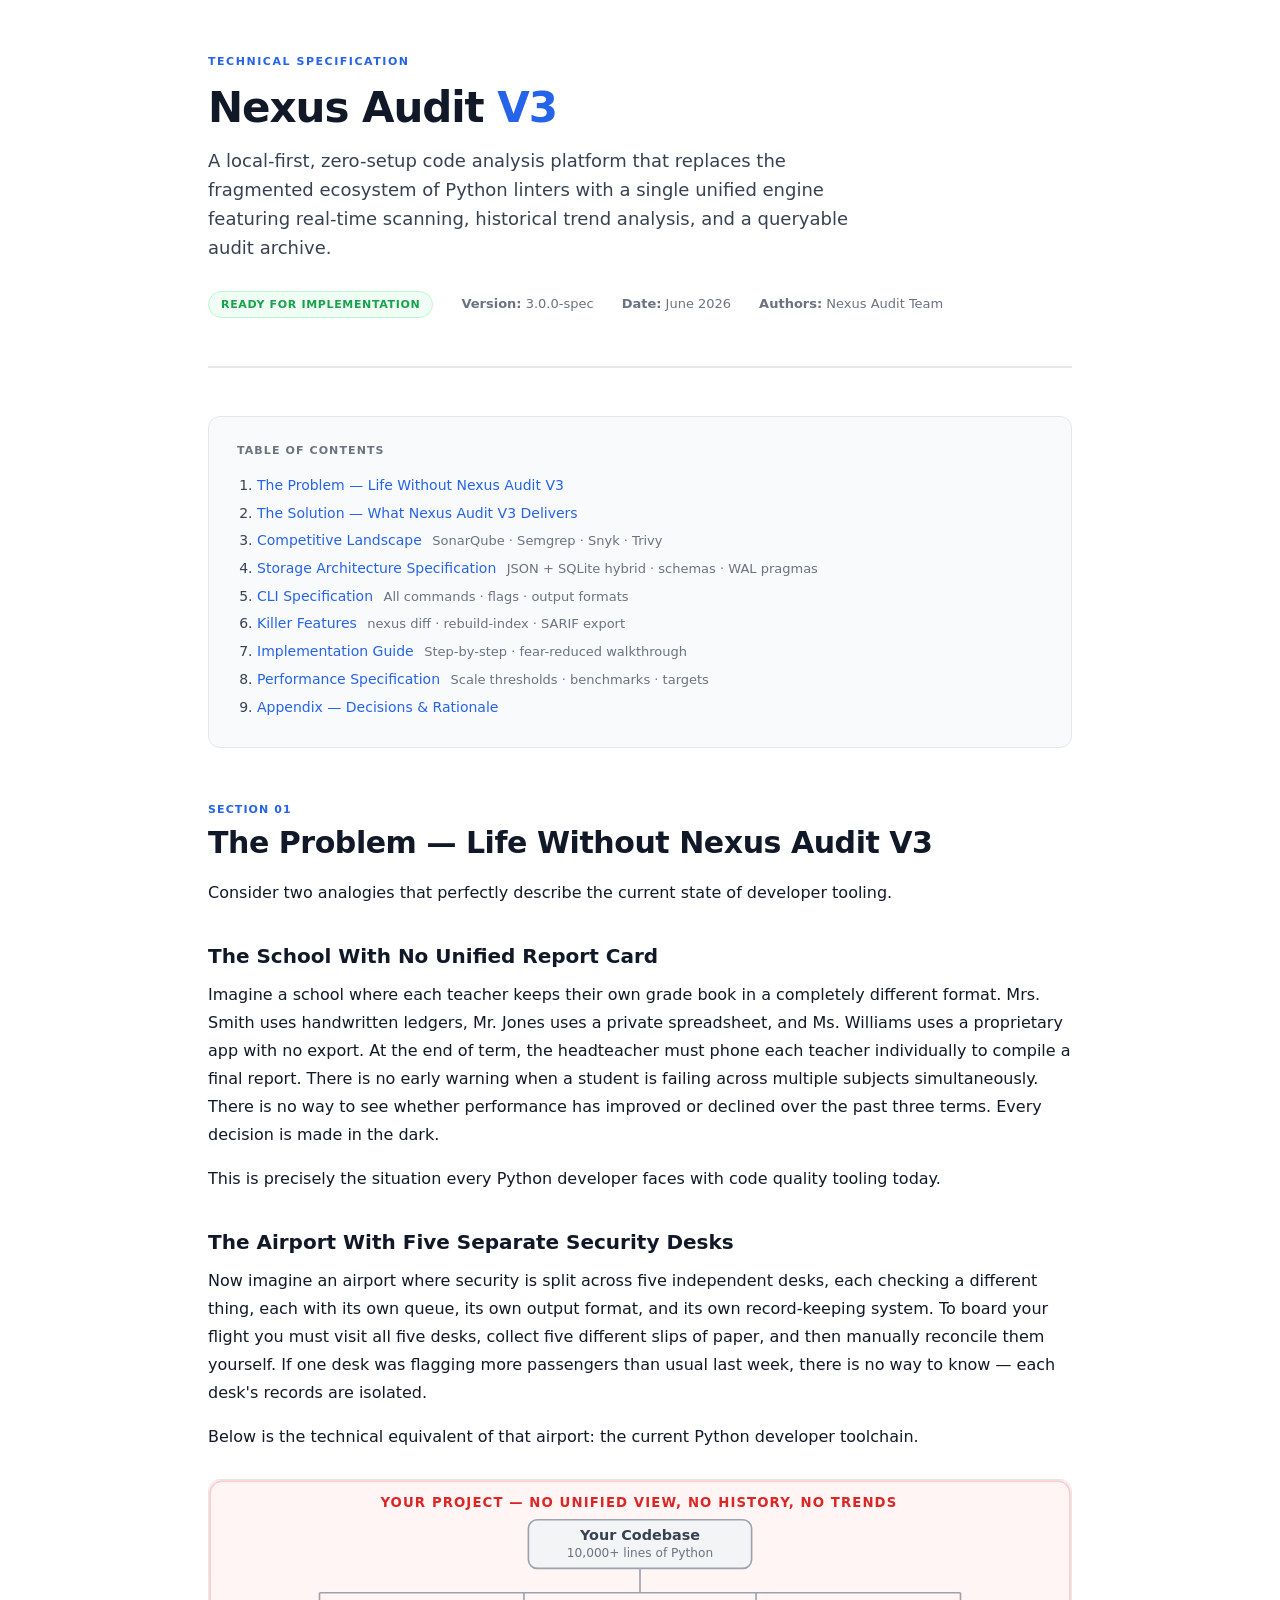
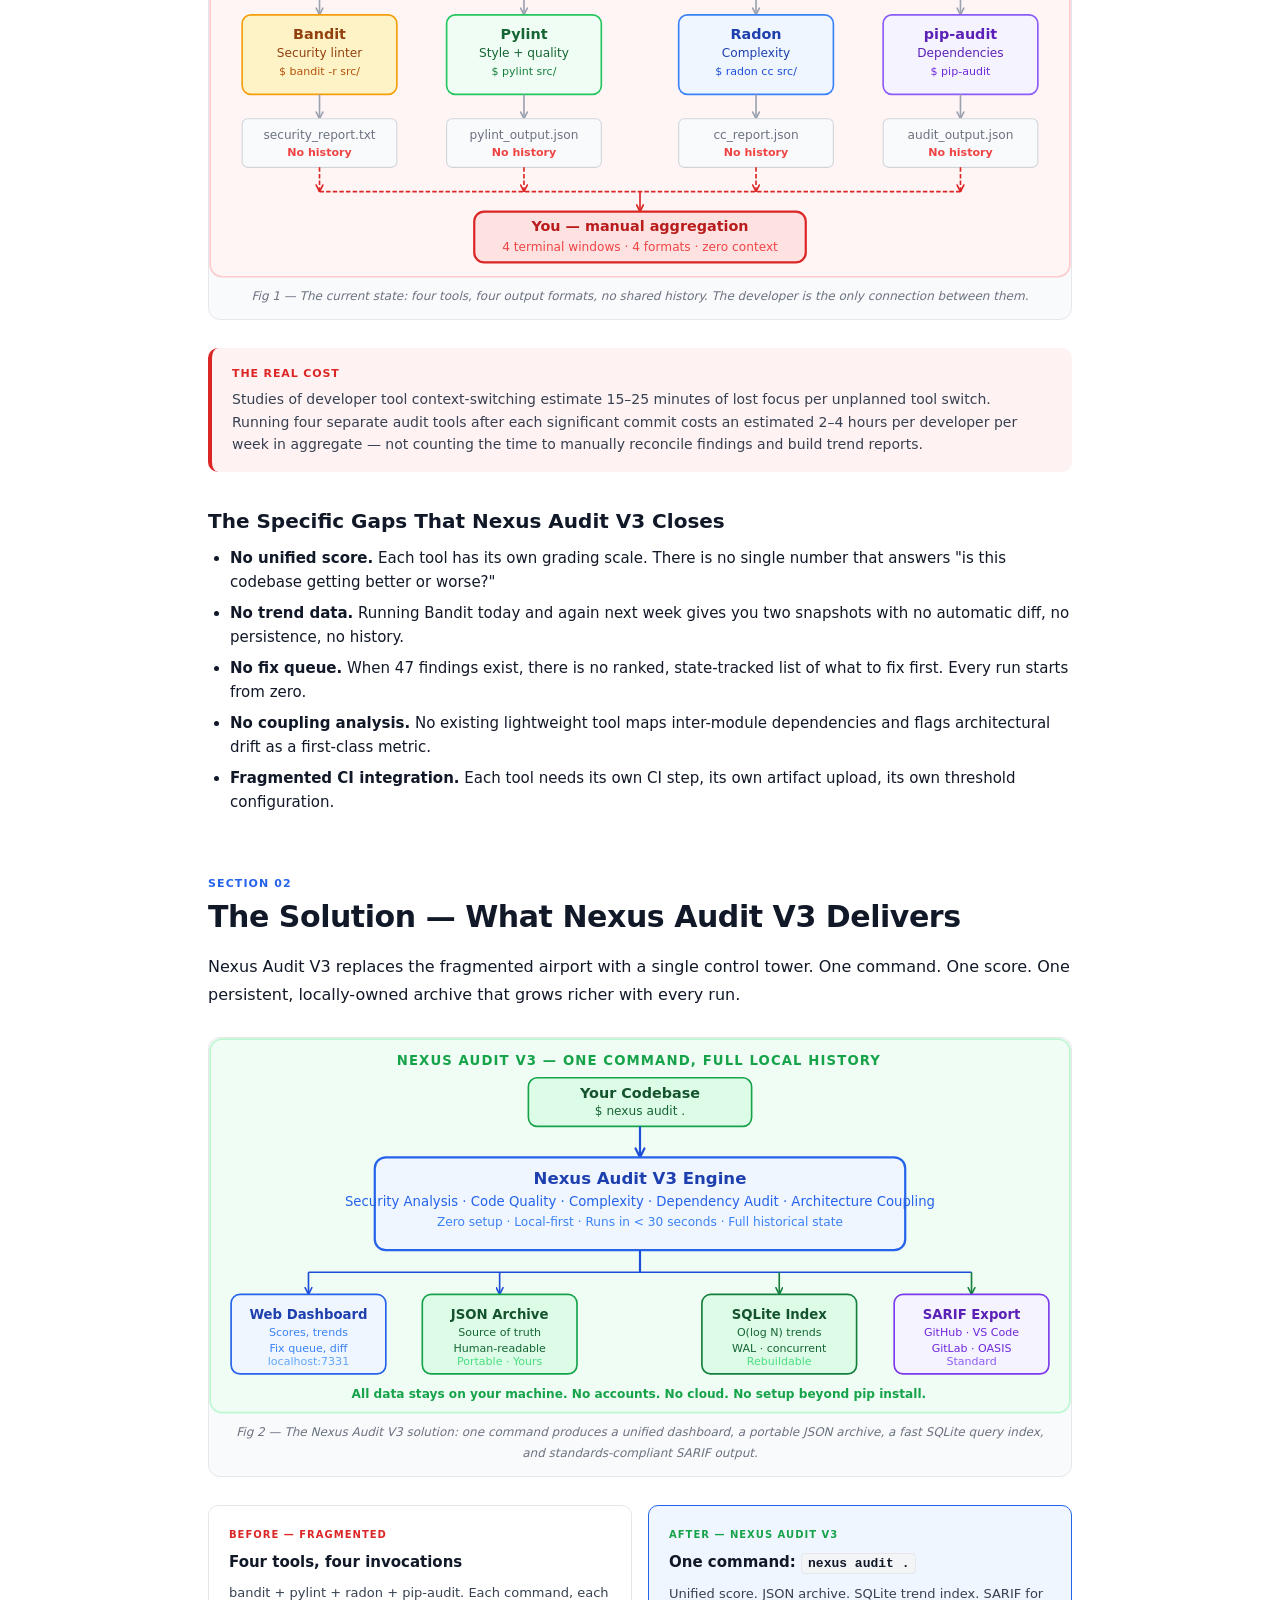
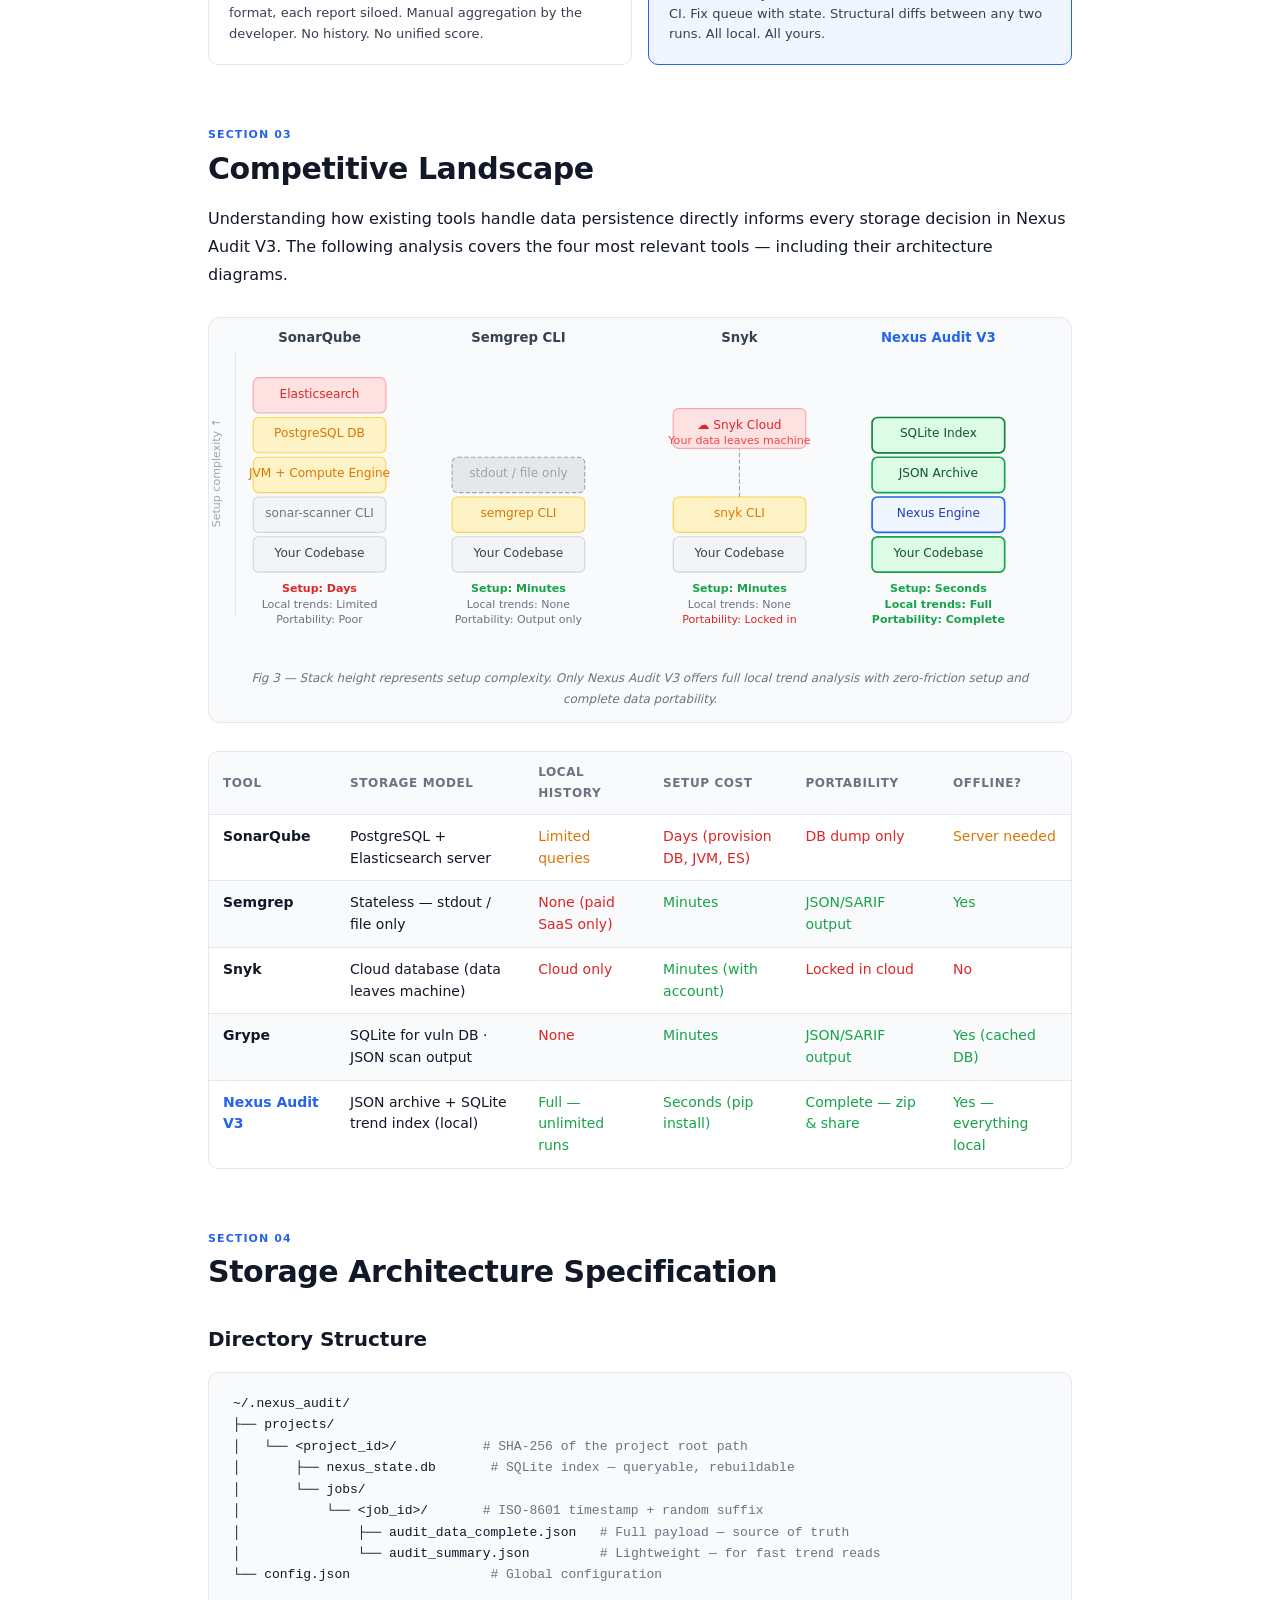
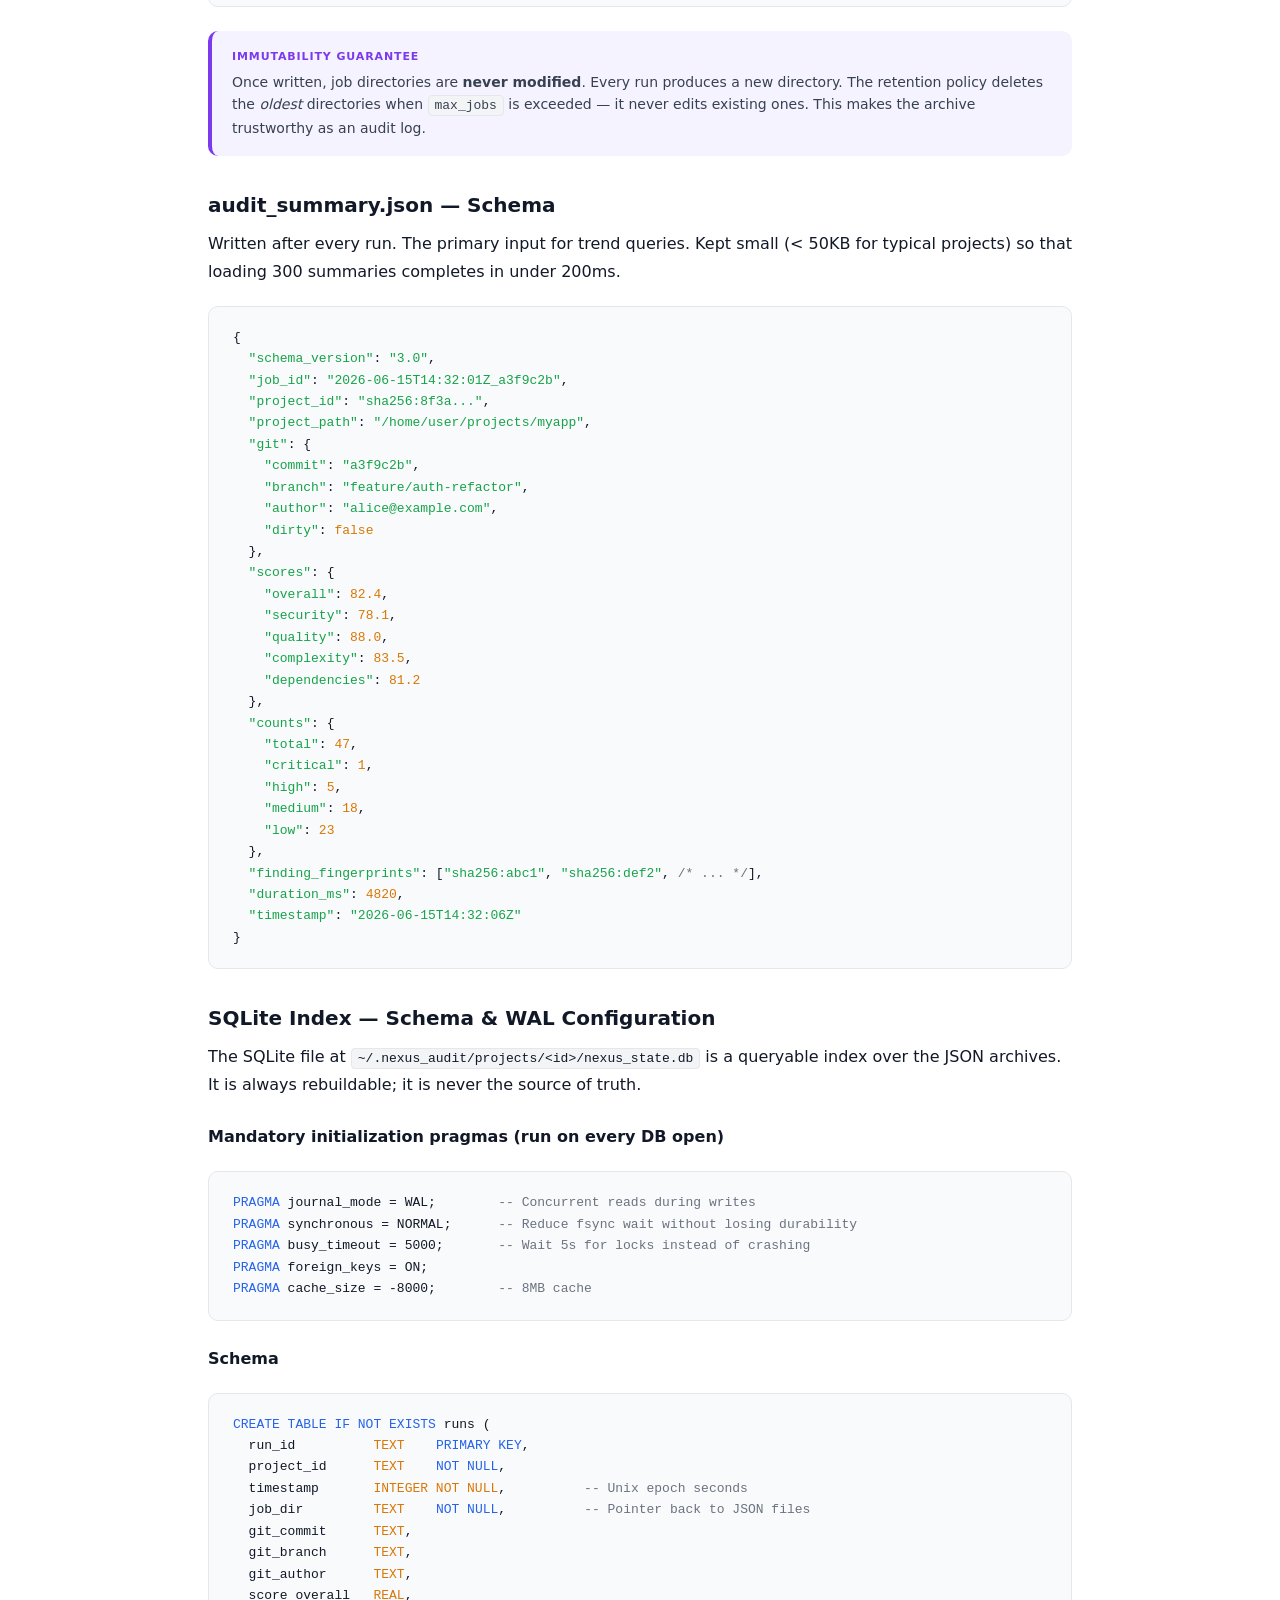
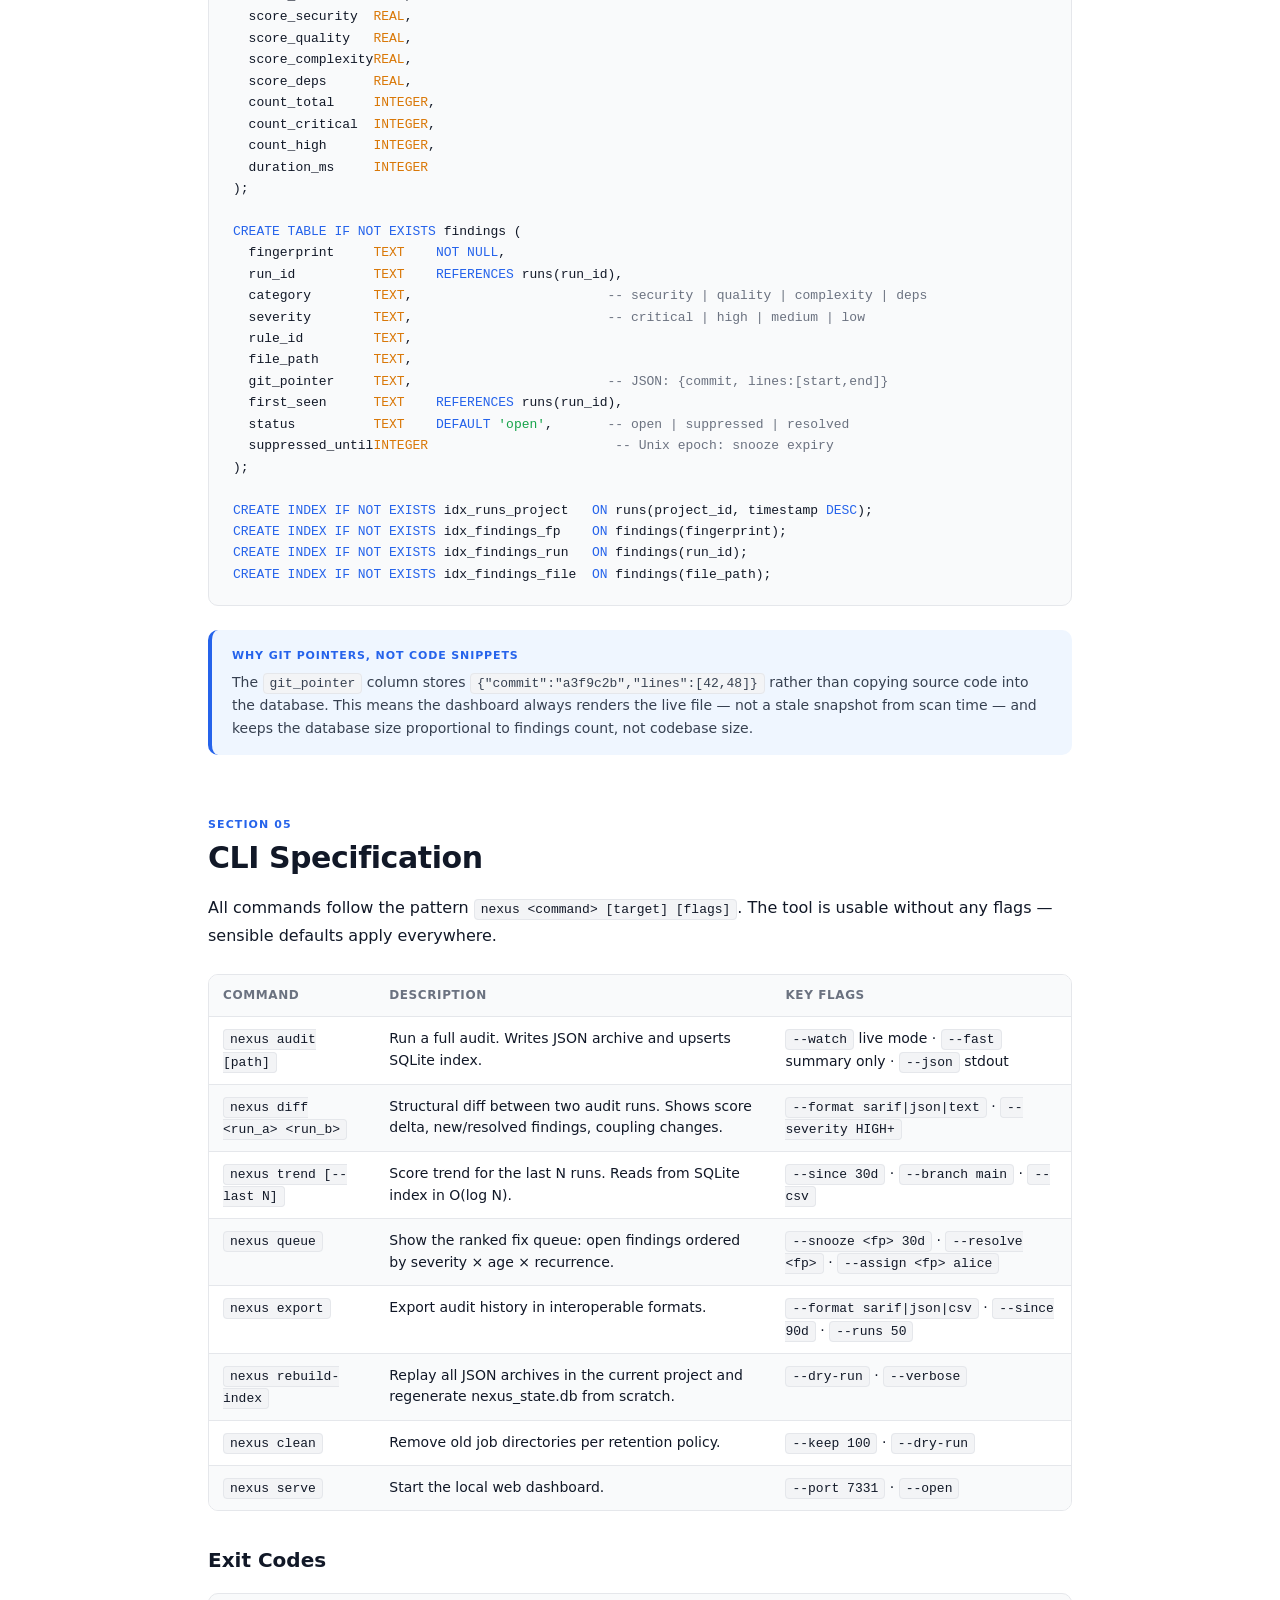
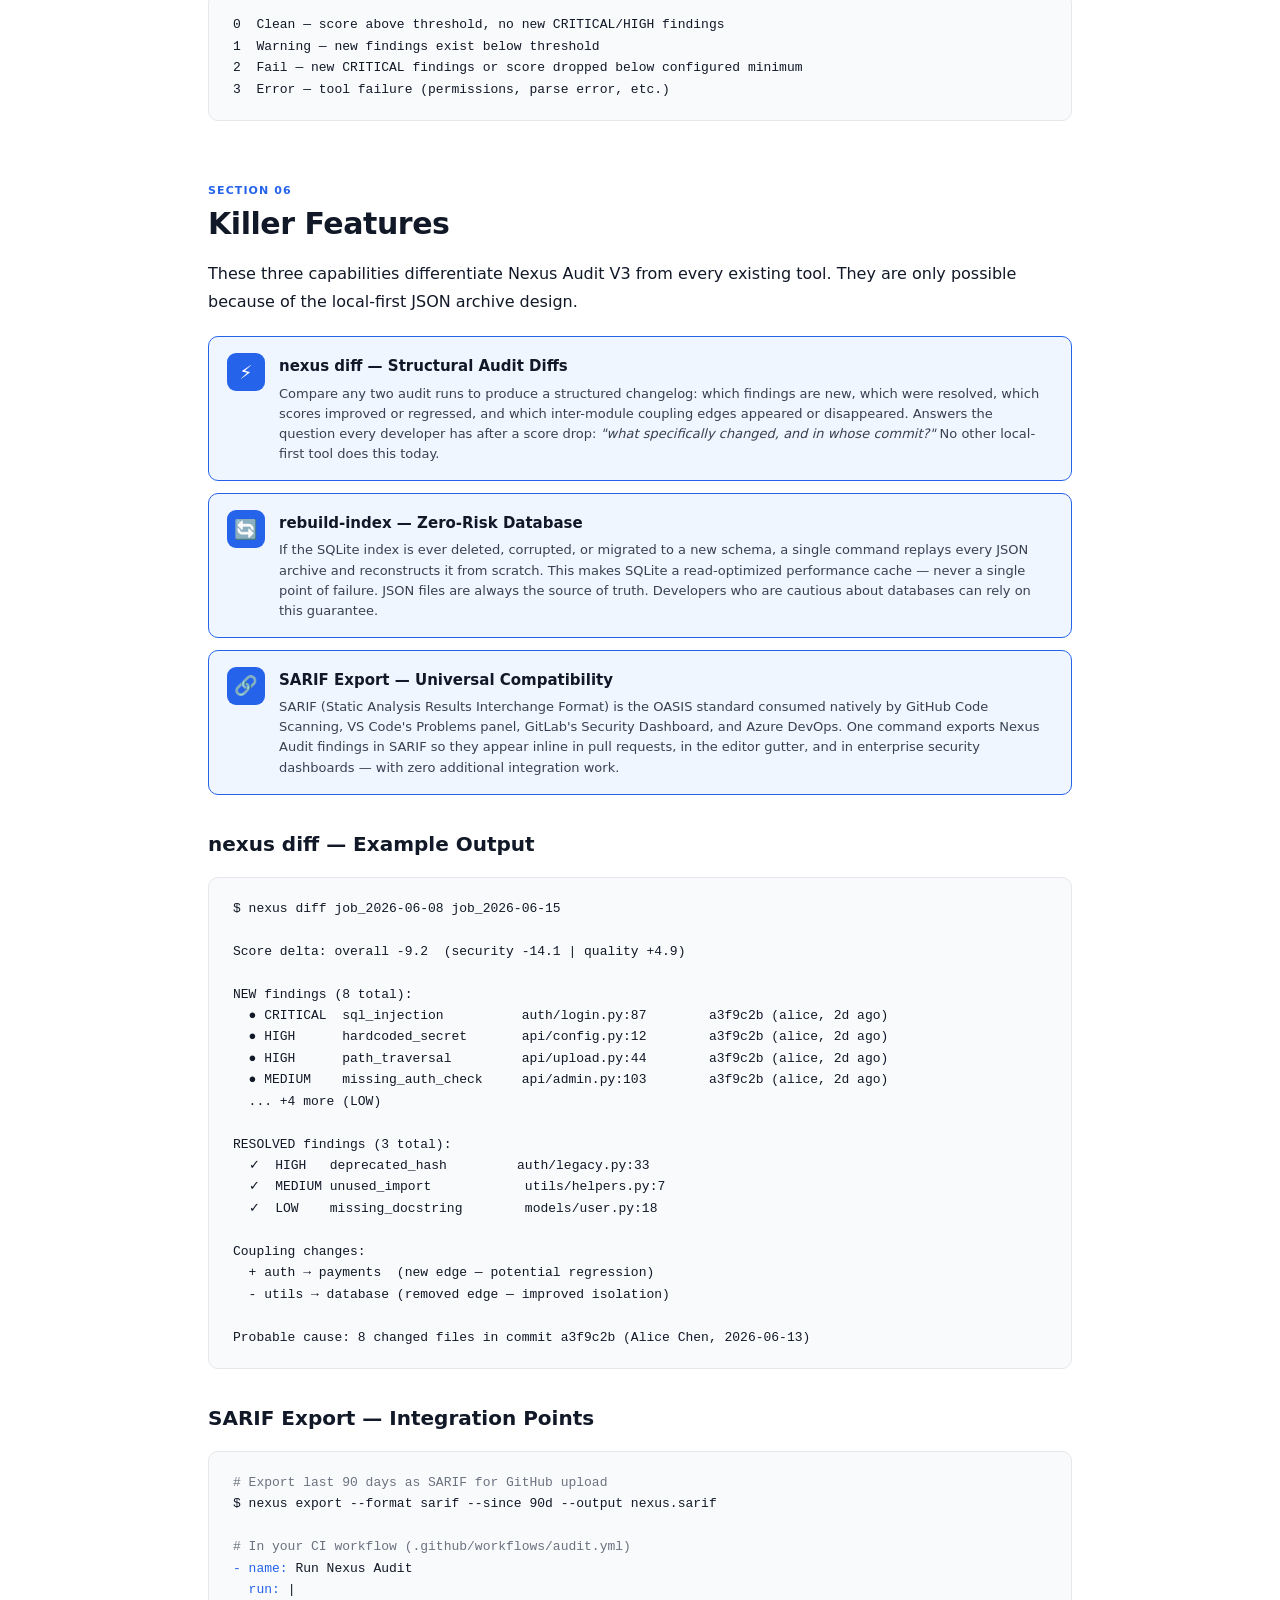
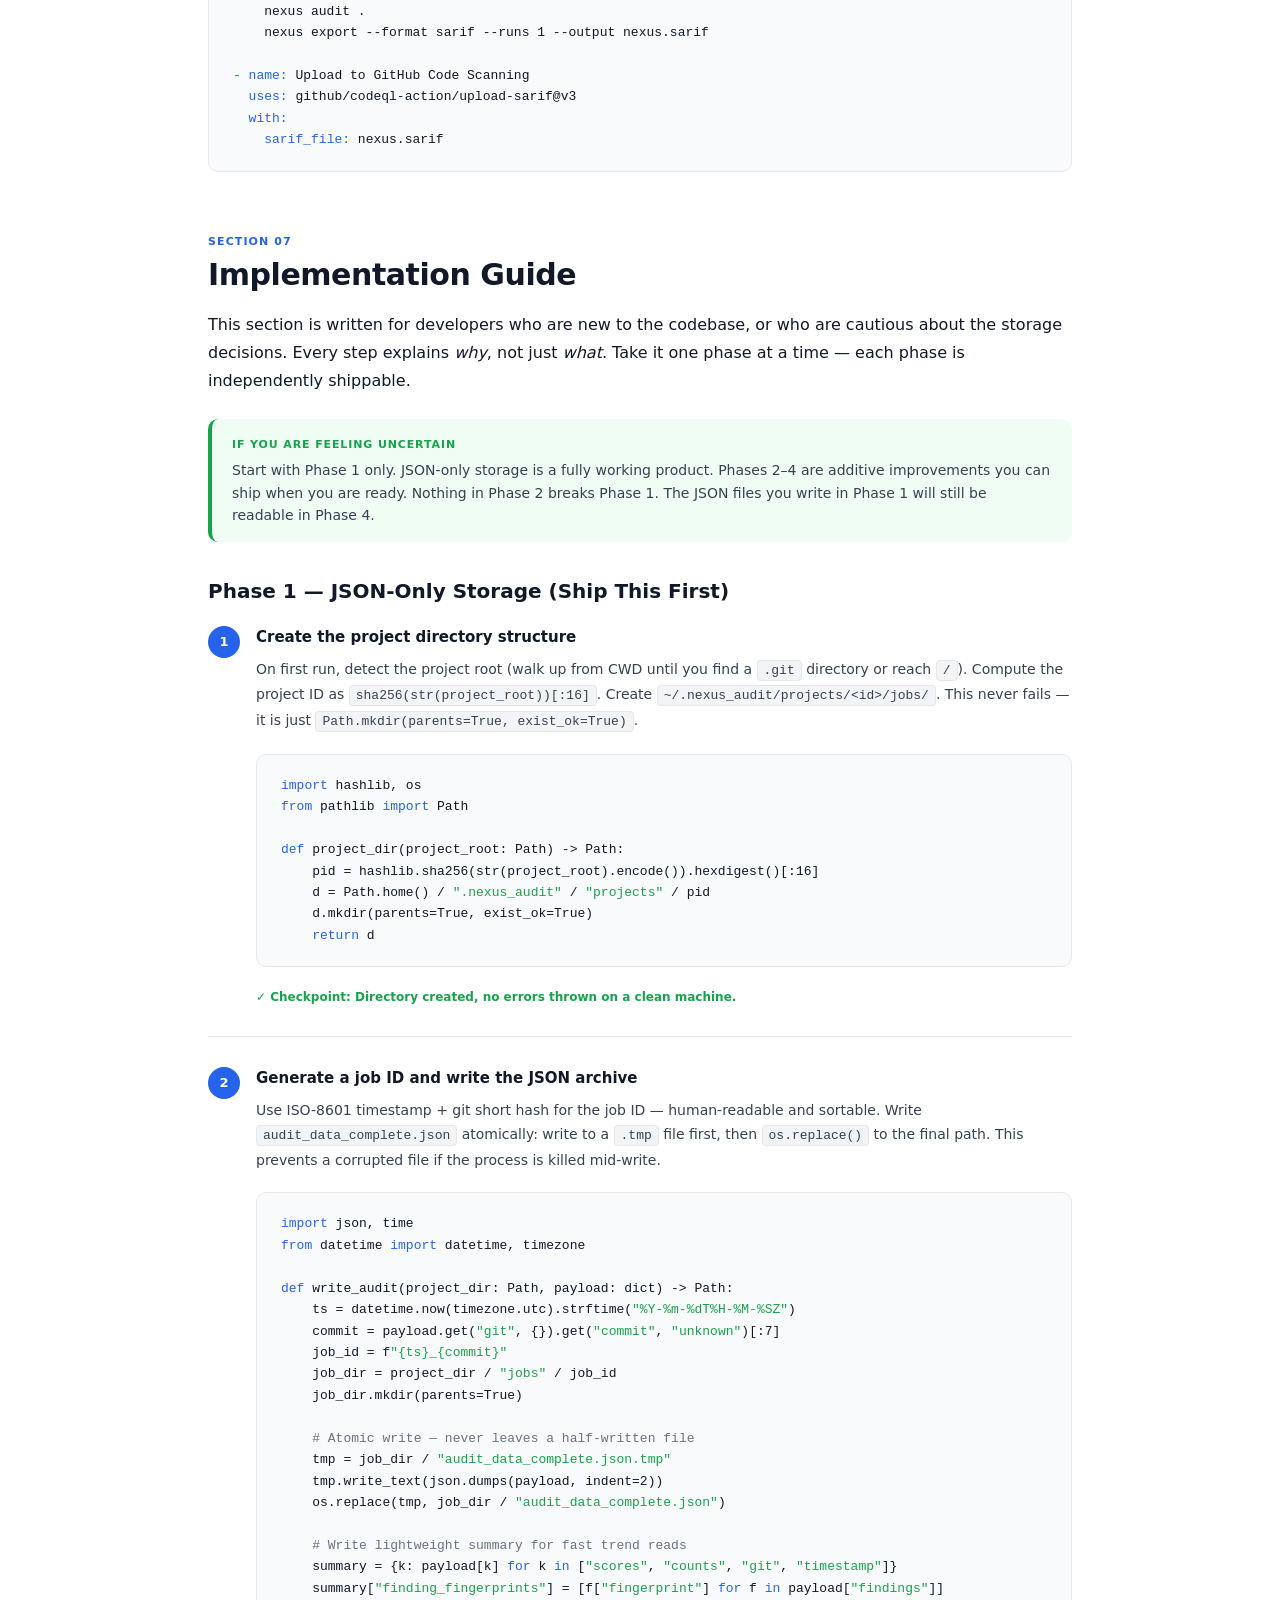
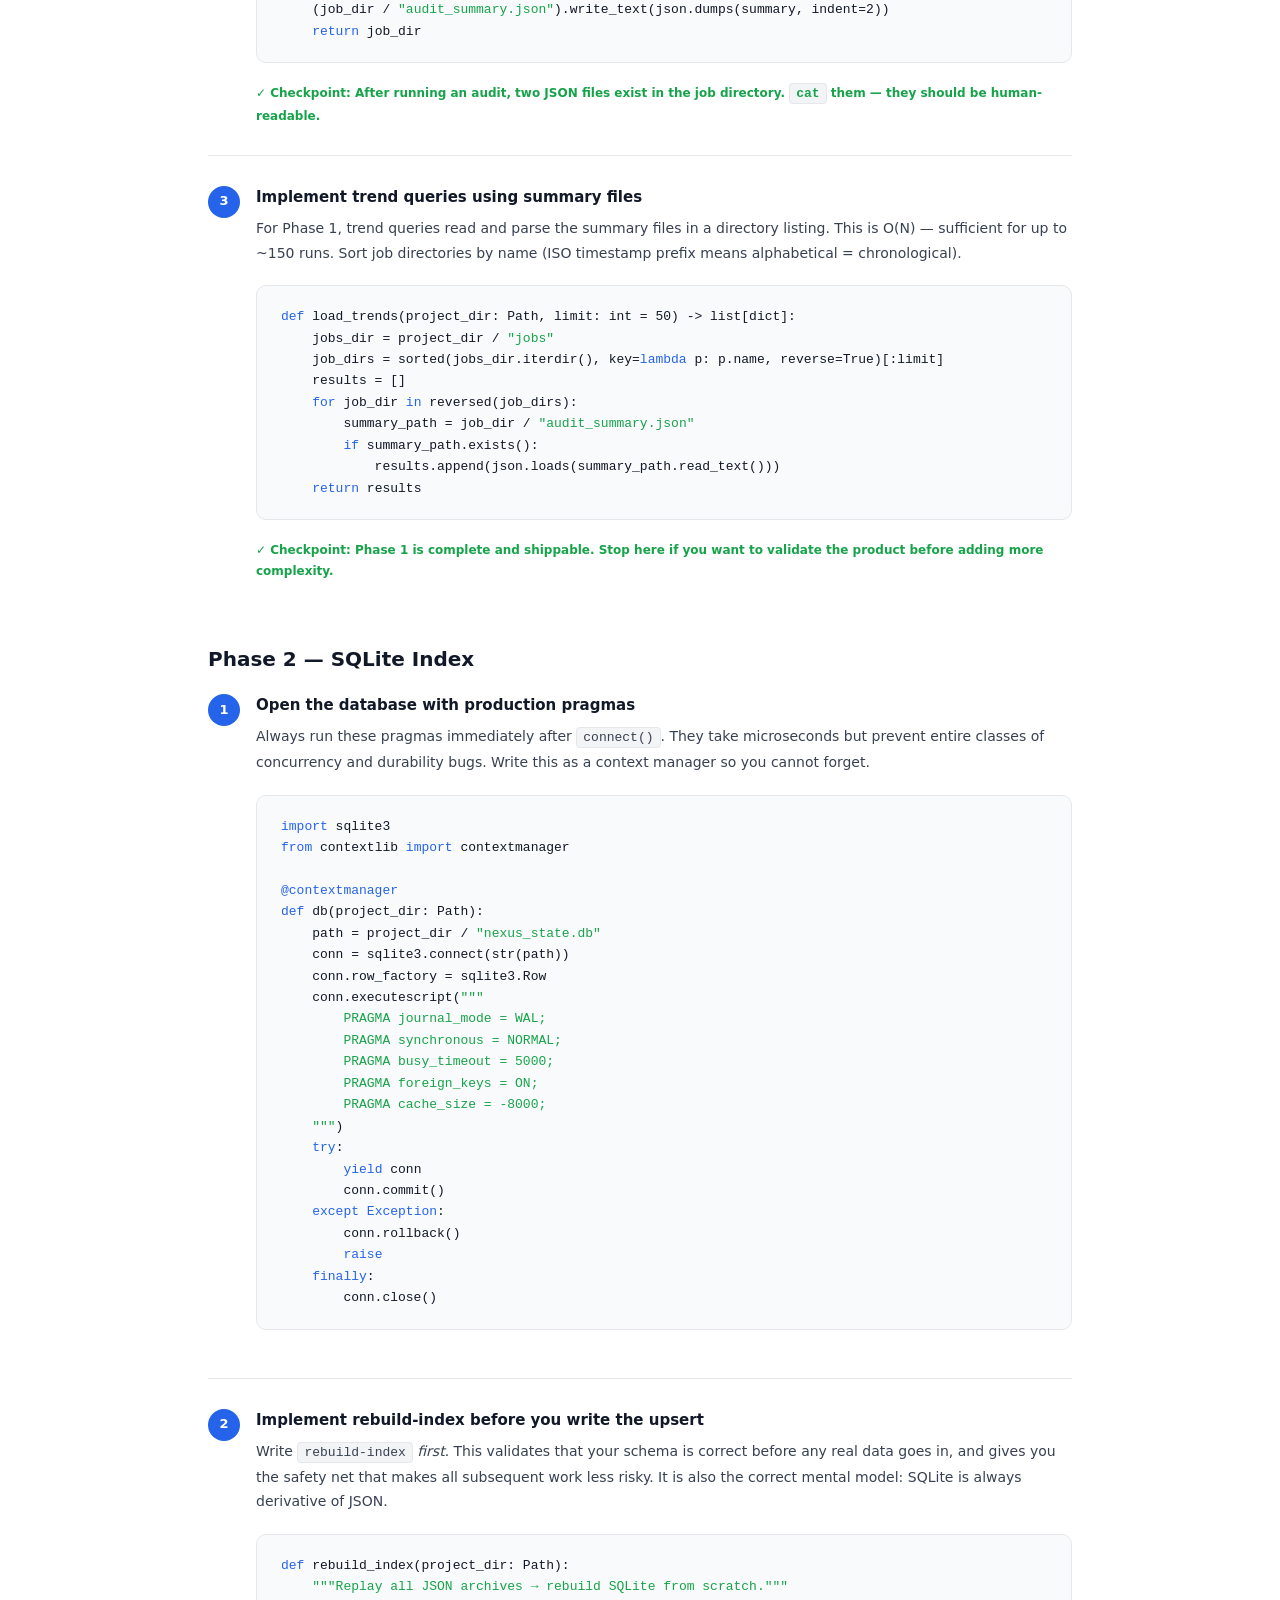
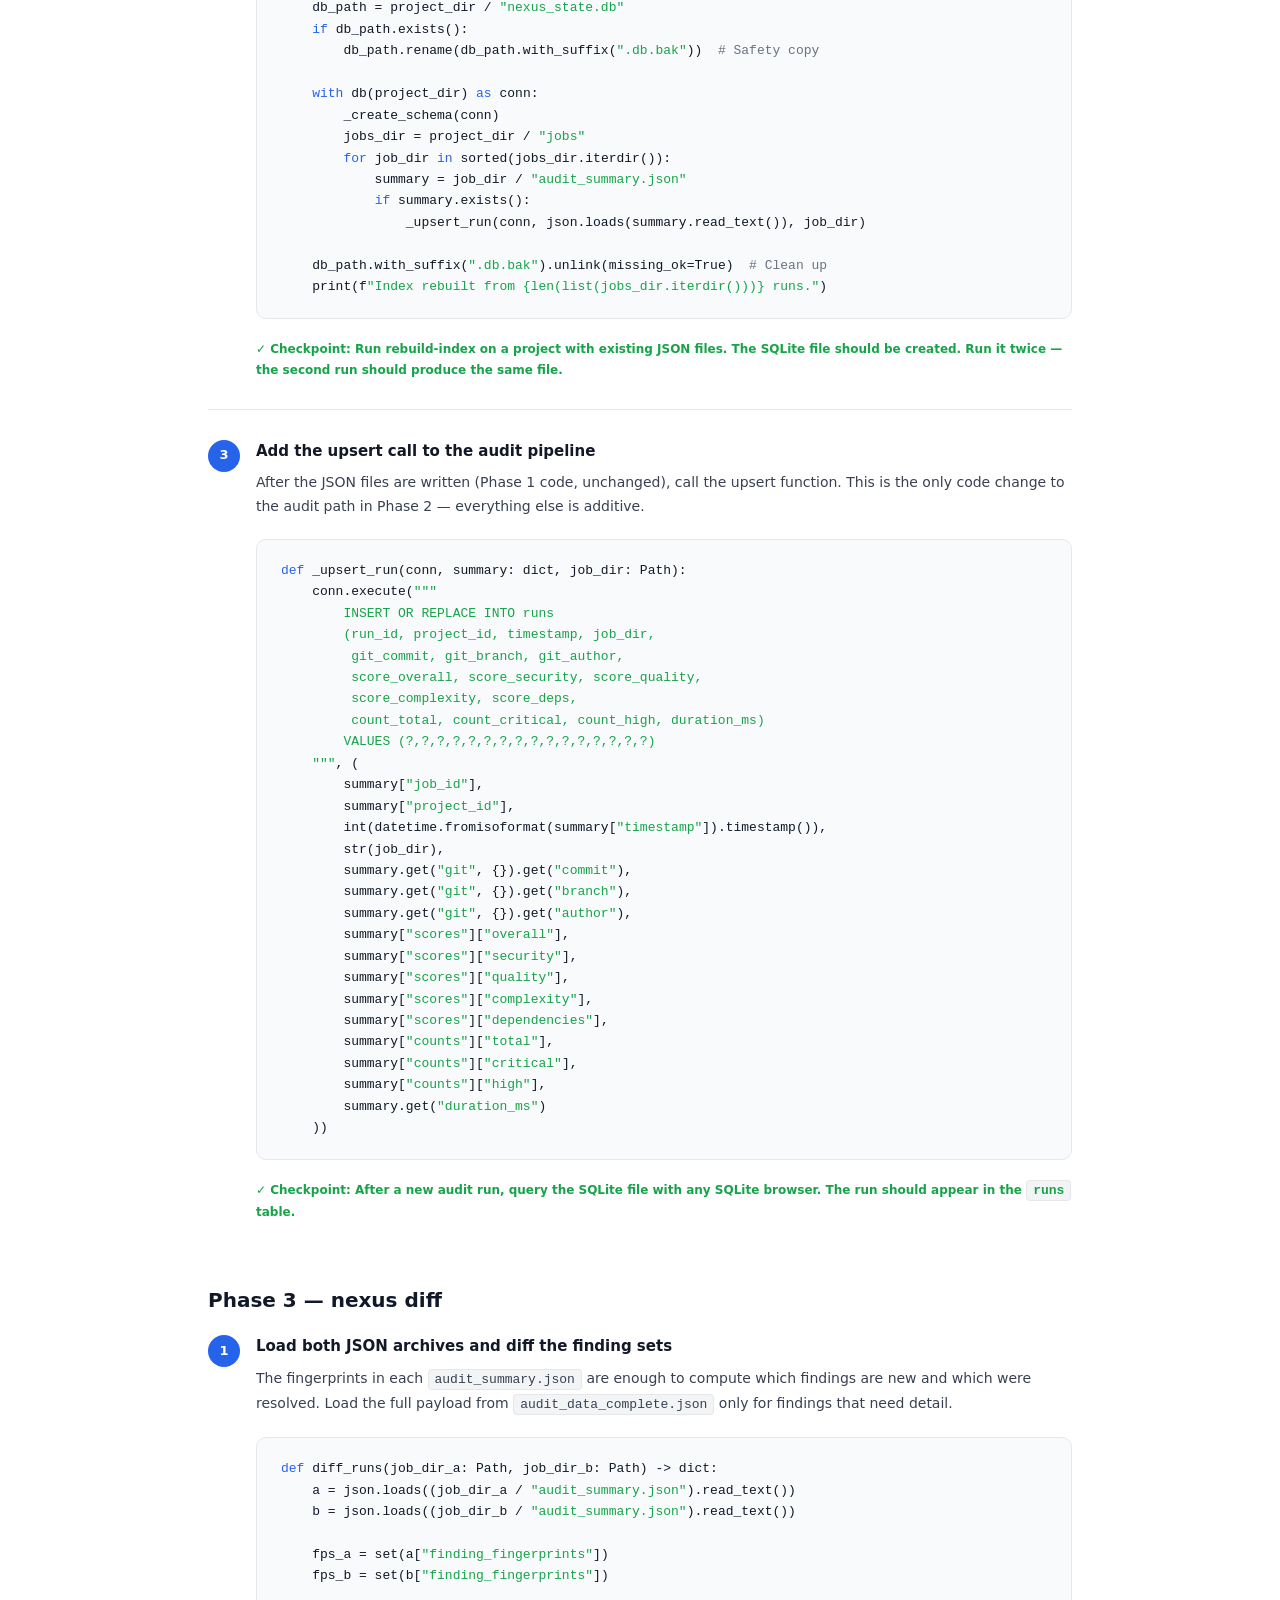
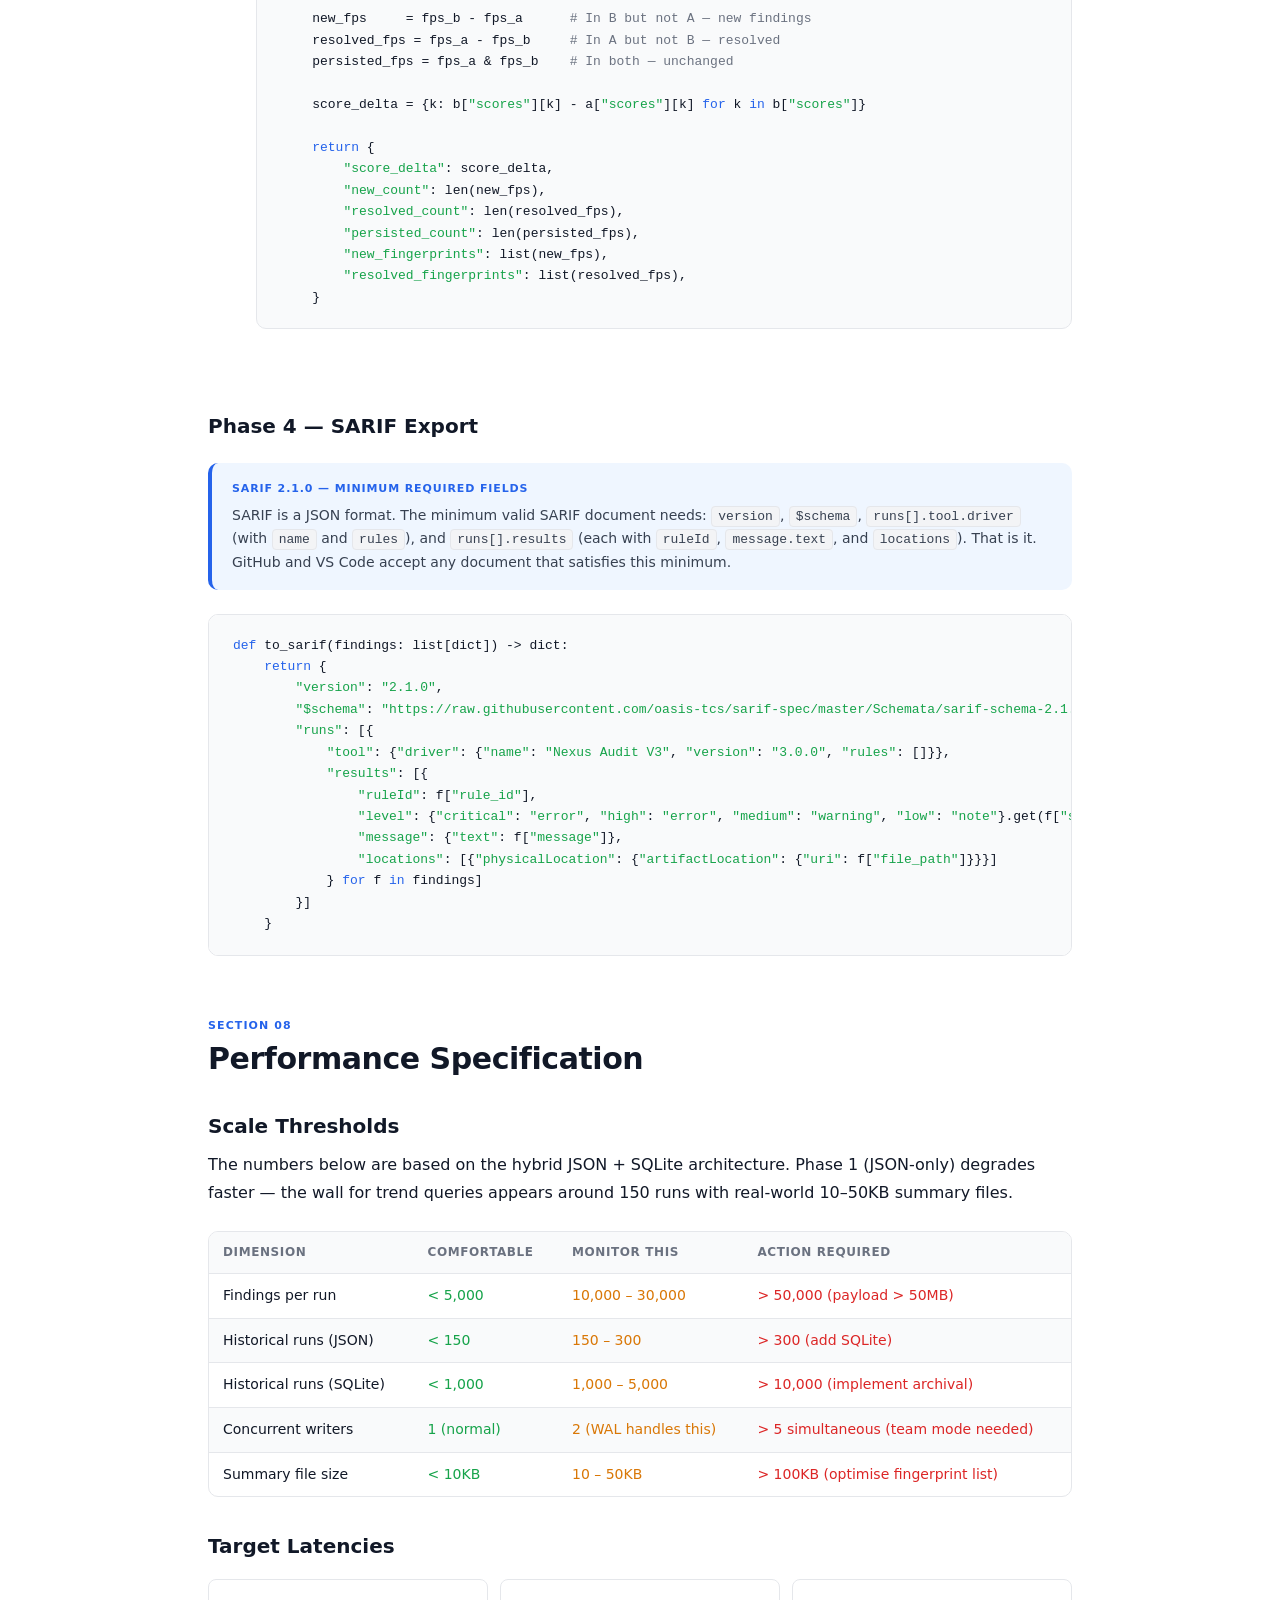
<file: SPCES/STORAGE/nexus_audit_v3_specification.html>
<!DOCTYPE html>
<html lang="en">
<head>
<meta charset="UTF-8">
<meta name="viewport" content="width=device-width,initial-scale=1">
<title>Nexus Audit V3 — Technical Specification</title>
<style>
*,*::before,*::after{box-sizing:border-box;margin:0;padding:0}
:root{
  --ink:#111827;--ink2:#374151;--ink3:#6B7280;
  --bg:#ffffff;--bg2:#F9FAFB;--bg3:#F3F4F6;
  --brd:#E5E7EB;--brd2:#D1D5DB;
  --blue:#2563EB;--blue-lt:#EFF6FF;--blue-brd:#BFDBFE;
  --green:#16A34A;--green-lt:#F0FDF4;--green-brd:#BBF7D0;
  --amber:#D97706;--amber-lt:#FFFBEB;--amber-brd:#FDE68A;
  --red:#DC2626;--red-lt:#FEF2F2;--red-brd:#FECACA;
  --purple:#7C3AED;--purple-lt:#F5F3FF;--purple-brd:#DDD6FE;
  --teal:#0D9488;--teal-lt:#F0FDFA;--teal-brd:#99F6E4;
  --font:-apple-system,BlinkMacSystemFont,'Segoe UI',system-ui,sans-serif;
  --mono:'SF Mono','Cascadia Code','Fira Code','Consolas',monospace
}
@media(prefers-color-scheme:dark){:root{
  --ink:#F9FAFB;--ink2:#D1D5DB;--ink3:#9CA3AF;
  --bg:#0F172A;--bg2:#1E293B;--bg3:#334155;
  --brd:#334155;--brd2:#475569;
  --blue:#60A5FA;--blue-lt:#1E3A5F;--blue-brd:#1D4ED8;
  --green:#4ADE80;--green-lt:#14532D;--green-brd:#166534;
  --amber:#FCD34D;--amber-lt:#451A03;--amber-brd:#78350F;
  --red:#F87171;--red-lt:#450A0A;--red-brd:#7F1D1D;
  --purple:#C4B5FD;--purple-lt:#2E1065;--purple-brd:#4C1D95;
  --teal:#5EEAD4;--teal-lt:#042F2E;--teal-brd:#134E4A
}}
body{font-family:var(--font);font-size:16px;line-height:1.75;color:var(--ink);background:var(--bg)}
.wrap{max-width:920px;margin:0 auto;padding:52px 28px 100px}

/* ── Cover ── */
.cover{padding-bottom:48px;margin-bottom:48px;border-bottom:2px solid var(--brd)}
.cover-eyebrow{font-size:11px;font-weight:700;letter-spacing:.14em;text-transform:uppercase;color:var(--blue);margin-bottom:14px}
.cover h1{font-size:42px;font-weight:800;letter-spacing:-.025em;line-height:1.1;margin-bottom:16px}
.cover h1 em{font-style:normal;color:var(--blue)}
.cover-lead{font-size:18px;color:var(--ink2);max-width:640px;line-height:1.6;margin-bottom:28px}
.cover-meta{display:flex;gap:28px;flex-wrap:wrap;font-size:13px;color:var(--ink3);align-items:center}
.badge{display:inline-flex;align-items:center;font-size:11px;font-weight:700;padding:3px 12px;border-radius:20px;letter-spacing:.06em;text-transform:uppercase;border:1.5px solid}
.badge-ready{background:var(--green-lt);color:var(--green);border-color:var(--green-brd)}
.badge-review{background:var(--amber-lt);color:var(--amber);border-color:var(--amber-brd)}

/* ── TOC ── */
.toc{background:var(--bg2);border:1px solid var(--brd);border-radius:12px;padding:24px 28px;margin-bottom:52px}
.toc-label{font-size:11px;font-weight:700;letter-spacing:.1em;text-transform:uppercase;color:var(--ink3);margin-bottom:14px}
.toc ol{padding-left:20px;margin:0}
.toc li{margin-bottom:5px;font-size:14px;color:var(--ink2)}
.toc a{color:var(--blue);text-decoration:none}
.toc a:hover{text-decoration:underline}
.toc-sub{font-size:13px;color:var(--ink3);margin-left:6px}

/* ── Typography ── */
.sec{margin-bottom:60px;scroll-margin-top:32px}
.sec-num{font-size:11px;font-weight:700;letter-spacing:.1em;text-transform:uppercase;color:var(--blue);margin-bottom:6px}
h2{font-size:30px;font-weight:700;letter-spacing:-.015em;line-height:1.2;margin-bottom:18px}
h3{font-size:20px;font-weight:600;margin-top:36px;margin-bottom:12px;line-height:1.3}
h4{font-size:16px;font-weight:600;margin-top:24px;margin-bottom:8px}
p{margin-bottom:16px;color:var(--ink)}
ul,ol{padding-left:22px;margin-bottom:16px}
li{margin-bottom:7px;font-size:15px;line-height:1.6}
hr{border:none;border-top:1px solid var(--brd);margin:44px 0}

/* ── Callouts ── */
.note{border-radius:10px;padding:16px 20px;margin:24px 0;border-left:4px solid}
.note-lbl{font-size:11px;font-weight:700;letter-spacing:.08em;text-transform:uppercase;margin-bottom:5px}
.note p{margin:0;font-size:14px;line-height:1.6;color:var(--ink2)}
.note-info{background:var(--blue-lt);border-left-color:var(--blue)}
.note-info .note-lbl{color:var(--blue)}
.note-warn{background:var(--amber-lt);border-left-color:var(--amber)}
.note-warn .note-lbl{color:var(--amber)}
.note-key{background:var(--purple-lt);border-left-color:var(--purple)}
.note-key .note-lbl{color:var(--purple)}
.note-win{background:var(--green-lt);border-left-color:var(--green)}
.note-win .note-lbl{color:var(--green)}
.note-err{background:var(--red-lt);border-left-color:var(--red)}
.note-err .note-lbl{color:var(--red)}

/* ── Code ── */
pre,code{font-family:var(--mono);font-size:13px}
code{background:var(--bg3);padding:2px 6px;border-radius:4px;border:1px solid var(--brd)}
pre{background:var(--bg2);border:1px solid var(--brd);border-radius:10px;padding:20px 24px;overflow-x:auto;margin:20px 0;line-height:1.65}
pre code{background:none;border:none;padding:0}
.kw{color:var(--blue)}
.cm{color:var(--ink3)}
.st{color:var(--green)}
.nm{color:var(--amber)}

/* ── Tables ── */
.tbl-wrap{overflow-x:auto;margin:24px 0;border-radius:10px;border:1px solid var(--brd)}
table{width:100%;border-collapse:collapse;font-size:14px}
th{background:var(--bg2);font-weight:600;text-align:left;padding:10px 14px;font-size:12px;text-transform:uppercase;letter-spacing:.05em;color:var(--ink3);border-bottom:1px solid var(--brd)}
td{padding:11px 14px;border-bottom:1px solid var(--brd);vertical-align:top;line-height:1.55}
tr:last-child td{border-bottom:none}
tr:nth-child(even) td{background:var(--bg2)}
.td-good{color:var(--green);font-weight:500}
.td-warn{color:var(--amber);font-weight:500}
.td-bad{color:var(--red);font-weight:500}
.td-neu{color:var(--ink3)}

/* ── Diagrams ── */
.diagram{border:1px solid var(--brd);border-radius:12px;overflow:hidden;margin:28px 0;background:var(--bg2)}
.diagram svg{display:block;width:100%;height:auto}
.diagram-cap{font-size:12px;color:var(--ink3);text-align:center;padding:8px 16px 12px;font-style:italic}

/* ── Comparison cards ── */
.cmp{display:grid;grid-template-columns:1fr 1fr;gap:16px;margin:24px 0}
.cmp-card{border:1px solid var(--brd);border-radius:10px;padding:20px;background:var(--bg)}
.cmp-card.winner{border-color:var(--blue);background:var(--blue-lt)}
.cmp-card h4{margin-top:0;margin-bottom:8px;font-size:15px}
.cmp-card p{font-size:13px;color:var(--ink2);margin:0;line-height:1.55}
.cmp-label{font-size:10px;font-weight:700;letter-spacing:.1em;text-transform:uppercase;margin-bottom:6px}
.cmp-label-bad{color:var(--red)}
.cmp-label-good{color:var(--green)}

/* ── Feature list ── */
.feat-list{display:flex;flex-direction:column;gap:12px;margin:20px 0}
.feat{display:flex;gap:14px;padding:16px 18px;border:1px solid var(--brd);border-radius:10px;background:var(--bg);align-items:flex-start}
.feat-icon{width:38px;height:38px;border-radius:9px;display:flex;align-items:center;justify-content:center;font-size:19px;flex-shrink:0}
.feat-body h4{margin:0 0 4px;font-size:15px}
.feat-body p{margin:0;font-size:13px;color:var(--ink2);line-height:1.55}
.feat.killer{border-color:var(--blue);background:var(--blue-lt)}
.feat.killer .feat-icon{background:var(--blue);color:white}
.feat.standard .feat-icon{background:var(--bg3)}

/* ── Steps ── */
.steps{margin:20px 0;counter-reset:step}
.step{display:flex;gap:16px;margin-bottom:28px;padding-bottom:28px;border-bottom:1px solid var(--brd)}
.step:last-child{border-bottom:none;margin-bottom:0}
.step-n{counter-increment:step;width:32px;height:32px;border-radius:50%;background:var(--blue);color:#fff;display:flex;align-items:center;justify-content:center;font-size:13px;font-weight:700;flex-shrink:0;margin-top:2px}
.step-n::before{content:counter(step)}
.step-body h4{margin:0 0 6px;font-size:15px}
.step-body p{margin:0 0 10px;font-size:14px;color:var(--ink2)}
.step-body p:last-child{margin-bottom:0}
.checkpoint{font-size:12px;color:var(--green);font-weight:600;margin-top:8px}
.checkpoint::before{content:"✓ Checkpoint: "}

/* ── Scale table ── */
.scale-row{display:grid;grid-template-columns:1fr 1fr 1fr;gap:12px;margin:20px 0}
.scale-cell{border:1px solid var(--brd);border-radius:8px;padding:14px;background:var(--bg);text-align:center}
.scale-cell .val{font-size:22px;font-weight:700;margin-bottom:4px}
.scale-cell .lbl{font-size:11px;color:var(--ink3);text-transform:uppercase;letter-spacing:.06em}
.scale-cell.ok .val{color:var(--green)}
.scale-cell.warn .val{color:var(--amber)}
.scale-cell.bad .val{color:var(--red)}

/* ── Roadmap ── */
.road{border-left:2px solid var(--brd);margin:24px 0 0 12px;padding-left:24px}
.road-item{margin-bottom:32px;position:relative}
.road-item::before{content:'';width:12px;height:12px;border-radius:50%;background:var(--brd2);position:absolute;left:-31px;top:5px;border:2px solid var(--bg)}
.road-item.done::before{background:var(--green)}
.road-item.now::before{background:var(--blue)}
.road-item.next::before{background:var(--amber)}
.road-tag{font-size:11px;font-weight:700;letter-spacing:.08em;text-transform:uppercase;margin-bottom:4px}
.road-tag-done{color:var(--green)}
.road-tag-now{color:var(--blue)}
.road-tag-next{color:var(--amber)}
.road-item h4{margin:0 0 6px;font-size:16px}
.road-item p{margin:0;font-size:14px;color:var(--ink2)}

/* ── Print ── */
@media print{
  .wrap{padding:20px;max-width:100%}
  .diagram{break-inside:avoid}
  pre{white-space:pre-wrap;break-inside:avoid}
  h2,h3{break-after:avoid}
}
@media(max-width:600px){
  .cmp{grid-template-columns:1fr}
  .scale-row{grid-template-columns:1fr 1fr}
  .cover h1{font-size:28px}
  h2{font-size:22px}
}
</style>
</head>
<body>
<div class="wrap">

<!-- ═══════════════════════════ COVER ═══════════════════════════ -->
<header class="cover">
  <div class="cover-eyebrow">Technical Specification</div>
  <h1>Nexus Audit <em>V3</em></h1>
  <p class="cover-lead">A local-first, zero-setup code analysis platform that replaces the fragmented ecosystem of Python linters with a single unified engine featuring real-time scanning, historical trend analysis, and a queryable audit archive.</p>
  <div class="cover-meta">
    <span class="badge badge-ready">Ready for Implementation</span>
    <span><strong>Version:</strong> 3.0.0-spec</span>
    <span><strong>Date:</strong> June 2026</span>
    <span><strong>Authors:</strong> Nexus Audit Team</span>
  </div>
</header>

<!-- ═══════════════════════════ TOC ═══════════════════════════ -->
<nav class="toc">
  <div class="toc-label">Table of Contents</div>
  <ol>
    <li><a href="#s1">The Problem — Life Without Nexus Audit V3</a></li>
    <li><a href="#s2">The Solution — What Nexus Audit V3 Delivers</a></li>
    <li><a href="#s3">Competitive Landscape</a> <span class="toc-sub">SonarQube · Semgrep · Snyk · Trivy</span></li>
    <li><a href="#s4">Storage Architecture Specification</a> <span class="toc-sub">JSON + SQLite hybrid · schemas · WAL pragmas</span></li>
    <li><a href="#s5">CLI Specification</a> <span class="toc-sub">All commands · flags · output formats</span></li>
    <li><a href="#s6">Killer Features</a> <span class="toc-sub">nexus diff · rebuild-index · SARIF export</span></li>
    <li><a href="#s7">Implementation Guide</a> <span class="toc-sub">Step-by-step · fear-reduced walkthrough</span></li>
    <li><a href="#s8">Performance Specification</a> <span class="toc-sub">Scale thresholds · benchmarks · targets</span></li>
    <li><a href="#s9">Appendix — Decisions &amp; Rationale</a></li>
  </ol>
</nav>

<!-- ═══════════════════════════ SECTION 1 ═══════════════════════════ -->
<section class="sec" id="s1">
  <div class="sec-num">Section 01</div>
  <h2>The Problem — Life Without Nexus Audit V3</h2>

  <p>Consider two analogies that perfectly describe the current state of developer tooling.</p>

  <h3>The School With No Unified Report Card</h3>
  <p>Imagine a school where each teacher keeps their own grade book in a completely different format. Mrs. Smith uses handwritten ledgers, Mr. Jones uses a private spreadsheet, and Ms. Williams uses a proprietary app with no export. At the end of term, the headteacher must phone each teacher individually to compile a final report. There is no early warning when a student is failing across multiple subjects simultaneously. There is no way to see whether performance has improved or declined over the past three terms. Every decision is made in the dark.</p>
  <p>This is precisely the situation every Python developer faces with code quality tooling today.</p>

  <h3>The Airport With Five Separate Security Desks</h3>
  <p>Now imagine an airport where security is split across five independent desks, each checking a different thing, each with its own queue, its own output format, and its own record-keeping system. To board your flight you must visit all five desks, collect five different slips of paper, and then manually reconcile them yourself. If one desk was flagging more passengers than usual last week, there is no way to know — each desk's records are isolated.</p>
  <p>Below is the technical equivalent of that airport: the current Python developer toolchain.</p>

  <!-- SVG 1: The Fragmented Toolchain -->
  <div class="diagram">
    <svg viewBox="0 0 780 360" xmlns="http://www.w3.org/2000/svg" role="img">
      <title>The fragmented developer toolchain — before Nexus Audit V3</title>
      <defs>
        <marker id="a1" viewBox="0 0 10 10" refX="9" refY="5" markerWidth="5" markerHeight="5" orient="auto-start-reverse">
          <path d="M1 1L9 5L1 9" fill="none" stroke="#9CA3AF" stroke-width="2" stroke-linecap="round" stroke-linejoin="round"/>
        </marker>
        <marker id="a2" viewBox="0 0 10 10" refX="9" refY="5" markerWidth="5" markerHeight="5" orient="auto-start-reverse">
          <path d="M1 1L9 5L1 9" fill="none" stroke="#DC2626" stroke-width="2" stroke-linecap="round" stroke-linejoin="round"/>
        </marker>
      </defs>

      <!-- Background -->
      <rect x="1" y="1" width="778" height="358" rx="11" fill="#FFF5F5" stroke="#FECACA" stroke-width="1.5"/>
      <text x="389" y="24" text-anchor="middle" font-family="system-ui,sans-serif" font-size="12" font-weight="700" fill="#DC2626" letter-spacing="1">YOUR PROJECT — NO UNIFIED VIEW, NO HISTORY, NO TRENDS</text>

      <!-- Codebase box -->
      <rect x="289" y="36" width="202" height="44" rx="8" fill="#F3F4F6" stroke="#9CA3AF" stroke-width="1.5"/>
      <text x="390" y="54" text-anchor="middle" font-family="system-ui,sans-serif" font-size="13" font-weight="700" fill="#374151">Your Codebase</text>
      <text x="390" y="70" text-anchor="middle" font-family="system-ui,sans-serif" font-size="11" fill="#6B7280">10,000+ lines of Python</text>

      <!-- Distribution bar -->
      <line x1="390" y1="80" x2="390" y2="102" stroke="#9CA3AF" stroke-width="1.5"/>
      <line x1="100" y1="102" x2="680" y2="102" stroke="#9CA3AF" stroke-width="1.5"/>
      <line x1="100" y1="102" x2="100" y2="122" stroke="#9CA3AF" stroke-width="1.5" marker-end="url(#a1)"/>
      <line x1="285" y1="102" x2="285" y2="122" stroke="#9CA3AF" stroke-width="1.5" marker-end="url(#a1)"/>
      <line x1="495" y1="102" x2="495" y2="122" stroke="#9CA3AF" stroke-width="1.5" marker-end="url(#a1)"/>
      <line x1="680" y1="102" x2="680" y2="122" stroke="#9CA3AF" stroke-width="1.5" marker-end="url(#a1)"/>

      <!-- Tool: Bandit -->
      <rect x="30" y="122" width="140" height="72" rx="8" fill="#FEF3C7" stroke="#F59E0B" stroke-width="1.5"/>
      <text x="100" y="144" text-anchor="middle" font-family="system-ui,sans-serif" font-size="13" font-weight="700" fill="#92400E">Bandit</text>
      <text x="100" y="160" text-anchor="middle" font-family="system-ui,sans-serif" font-size="11" fill="#92400E">Security linter</text>
      <text x="100" y="176" text-anchor="middle" font-family="system-ui,sans-serif" font-size="10" fill="#B45309">$ bandit -r src/</text>

      <!-- Tool: Pylint -->
      <rect x="215" y="122" width="140" height="72" rx="8" fill="#F0FDF4" stroke="#22C55E" stroke-width="1.5"/>
      <text x="285" y="144" text-anchor="middle" font-family="system-ui,sans-serif" font-size="13" font-weight="700" fill="#166534">Pylint</text>
      <text x="285" y="160" text-anchor="middle" font-family="system-ui,sans-serif" font-size="11" fill="#166534">Style + quality</text>
      <text x="285" y="176" text-anchor="middle" font-family="system-ui,sans-serif" font-size="10" fill="#15803D">$ pylint src/</text>

      <!-- Tool: Radon -->
      <rect x="425" y="122" width="140" height="72" rx="8" fill="#EFF6FF" stroke="#3B82F6" stroke-width="1.5"/>
      <text x="495" y="144" text-anchor="middle" font-family="system-ui,sans-serif" font-size="13" font-weight="700" fill="#1E40AF">Radon</text>
      <text x="495" y="160" text-anchor="middle" font-family="system-ui,sans-serif" font-size="11" fill="#1E40AF">Complexity</text>
      <text x="495" y="176" text-anchor="middle" font-family="system-ui,sans-serif" font-size="10" fill="#1D4ED8">$ radon cc src/</text>

      <!-- Tool: pip-audit -->
      <rect x="610" y="122" width="140" height="72" rx="8" fill="#F5F3FF" stroke="#8B5CF6" stroke-width="1.5"/>
      <text x="680" y="144" text-anchor="middle" font-family="system-ui,sans-serif" font-size="13" font-weight="700" fill="#5B21B6">pip-audit</text>
      <text x="680" y="160" text-anchor="middle" font-family="system-ui,sans-serif" font-size="11" fill="#5B21B6">Dependencies</text>
      <text x="680" y="176" text-anchor="middle" font-family="system-ui,sans-serif" font-size="10" fill="#6D28D9">$ pip-audit</text>

      <!-- Arrows to output files -->
      <line x1="100" y1="194" x2="100" y2="216" stroke="#9CA3AF" stroke-width="1.5" marker-end="url(#a1)"/>
      <line x1="285" y1="194" x2="285" y2="216" stroke="#9CA3AF" stroke-width="1.5" marker-end="url(#a1)"/>
      <line x1="495" y1="194" x2="495" y2="216" stroke="#9CA3AF" stroke-width="1.5" marker-end="url(#a1)"/>
      <line x1="680" y1="194" x2="680" y2="216" stroke="#9CA3AF" stroke-width="1.5" marker-end="url(#a1)"/>

      <!-- Output files -->
      <rect x="30" y="216" width="140" height="44" rx="5" fill="#F9FAFB" stroke="#D1D5DB" stroke-width="1"/>
      <text x="100" y="234" text-anchor="middle" font-family="system-ui,sans-serif" font-size="11" fill="#6B7280">security_report.txt</text>
      <text x="100" y="250" text-anchor="middle" font-family="system-ui,sans-serif" font-size="10" fill="#EF4444" font-weight="600">No history</text>

      <rect x="215" y="216" width="140" height="44" rx="5" fill="#F9FAFB" stroke="#D1D5DB" stroke-width="1"/>
      <text x="285" y="234" text-anchor="middle" font-family="system-ui,sans-serif" font-size="11" fill="#6B7280">pylint_output.json</text>
      <text x="285" y="250" text-anchor="middle" font-family="system-ui,sans-serif" font-size="10" fill="#EF4444" font-weight="600">No history</text>

      <rect x="425" y="216" width="140" height="44" rx="5" fill="#F9FAFB" stroke="#D1D5DB" stroke-width="1"/>
      <text x="495" y="234" text-anchor="middle" font-family="system-ui,sans-serif" font-size="11" fill="#6B7280">cc_report.json</text>
      <text x="495" y="250" text-anchor="middle" font-family="system-ui,sans-serif" font-size="10" fill="#EF4444" font-weight="600">No history</text>

      <rect x="610" y="216" width="140" height="44" rx="5" fill="#F9FAFB" stroke="#D1D5DB" stroke-width="1"/>
      <text x="680" y="234" text-anchor="middle" font-family="system-ui,sans-serif" font-size="11" fill="#6B7280">audit_output.json</text>
      <text x="680" y="250" text-anchor="middle" font-family="system-ui,sans-serif" font-size="10" fill="#EF4444" font-weight="600">No history</text>

      <!-- Collection bar + manual aggregation -->
      <line x1="100" y1="260" x2="100" y2="282" stroke="#DC2626" stroke-width="1.5" stroke-dasharray="4 2" marker-end="url(#a2)"/>
      <line x1="285" y1="260" x2="285" y2="282" stroke="#DC2626" stroke-width="1.5" stroke-dasharray="4 2" marker-end="url(#a2)"/>
      <line x1="495" y1="260" x2="495" y2="282" stroke="#DC2626" stroke-width="1.5" stroke-dasharray="4 2" marker-end="url(#a2)"/>
      <line x1="680" y1="260" x2="680" y2="282" stroke="#DC2626" stroke-width="1.5" stroke-dasharray="4 2" marker-end="url(#a2)"/>
      <line x1="100" y1="282" x2="680" y2="282" stroke="#DC2626" stroke-width="1.5" stroke-dasharray="4 2"/>
      <line x1="390" y1="282" x2="390" y2="300" stroke="#DC2626" stroke-width="1.5" marker-end="url(#a2)"/>

      <!-- Manual aggregation box -->
      <rect x="240" y="300" width="300" height="46" rx="9" fill="#FEE2E2" stroke="#DC2626" stroke-width="2"/>
      <text x="390" y="318" text-anchor="middle" font-family="system-ui,sans-serif" font-size="13" font-weight="700" fill="#B91C1C">You — manual aggregation</text>
      <text x="390" y="336" text-anchor="middle" font-family="system-ui,sans-serif" font-size="11" fill="#EF4444">4 terminal windows · 4 formats · zero context</text>
    </svg>
    <div class="diagram-cap">Fig 1 — The current state: four tools, four output formats, no shared history. The developer is the only connection between them.</div>
  </div>

  <div class="note note-err">
    <div class="note-lbl">The Real Cost</div>
    <p>Studies of developer tool context-switching estimate 15–25 minutes of lost focus per unplanned tool switch. Running four separate audit tools after each significant commit costs an estimated 2–4 hours per developer per week in aggregate — not counting the time to manually reconcile findings and build trend reports.</p>
  </div>

  <h3>The Specific Gaps That Nexus Audit V3 Closes</h3>
  <ul>
    <li><strong>No unified score.</strong> Each tool has its own grading scale. There is no single number that answers "is this codebase getting better or worse?"</li>
    <li><strong>No trend data.</strong> Running Bandit today and again next week gives you two snapshots with no automatic diff, no persistence, no history.</li>
    <li><strong>No fix queue.</strong> When 47 findings exist, there is no ranked, state-tracked list of what to fix first. Every run starts from zero.</li>
    <li><strong>No coupling analysis.</strong> No existing lightweight tool maps inter-module dependencies and flags architectural drift as a first-class metric.</li>
    <li><strong>Fragmented CI integration.</strong> Each tool needs its own CI step, its own artifact upload, its own threshold configuration.</li>
  </ul>
</section>

<!-- ═══════════════════════════ SECTION 2 ═══════════════════════════ -->
<section class="sec" id="s2">
  <div class="sec-num">Section 02</div>
  <h2>The Solution — What Nexus Audit V3 Delivers</h2>
  <p>Nexus Audit V3 replaces the fragmented airport with a single control tower. One command. One score. One persistent, locally-owned archive that grows richer with every run.</p>

  <!-- SVG 2: The Nexus Solution -->
  <div class="diagram">
    <svg viewBox="0 0 780 340" xmlns="http://www.w3.org/2000/svg" role="img">
      <title>Nexus Audit V3 — unified local-first platform</title>
      <defs>
        <marker id="b1" viewBox="0 0 10 10" refX="9" refY="5" markerWidth="5" markerHeight="5" orient="auto-start-reverse">
          <path d="M1 1L9 5L1 9" fill="none" stroke="#1D4ED8" stroke-width="2" stroke-linecap="round" stroke-linejoin="round"/>
        </marker>
        <marker id="b2" viewBox="0 0 10 10" refX="9" refY="5" markerWidth="5" markerHeight="5" orient="auto-start-reverse">
          <path d="M1 1L9 5L1 9" fill="none" stroke="#15803D" stroke-width="2" stroke-linecap="round" stroke-linejoin="round"/>
        </marker>
      </defs>

      <!-- Background -->
      <rect x="1" y="1" width="778" height="338" rx="11" fill="#F0FDF4" stroke="#BBF7D0" stroke-width="1.5"/>
      <text x="389" y="24" text-anchor="middle" font-family="system-ui,sans-serif" font-size="12" font-weight="700" fill="#16A34A" letter-spacing="1">NEXUS AUDIT V3 — ONE COMMAND, FULL LOCAL HISTORY</text>

      <!-- Codebase -->
      <rect x="289" y="36" width="202" height="44" rx="8" fill="#DCFCE7" stroke="#16A34A" stroke-width="1.5"/>
      <text x="390" y="54" text-anchor="middle" font-family="system-ui,sans-serif" font-size="13" font-weight="700" fill="#14532D">Your Codebase</text>
      <text x="390" y="70" text-anchor="middle" font-family="system-ui,sans-serif" font-size="11" fill="#166534">$ nexus audit .</text>

      <!-- Arrow to Nexus engine -->
      <line x1="390" y1="80" x2="390" y2="108" stroke="#1D4ED8" stroke-width="2" marker-end="url(#b1)"/>

      <!-- Nexus Engine — central box -->
      <rect x="150" y="108" width="480" height="84" rx="10" fill="#EFF6FF" stroke="#2563EB" stroke-width="2"/>
      <text x="390" y="132" text-anchor="middle" font-family="system-ui,sans-serif" font-size="15" font-weight="800" fill="#1E40AF">Nexus Audit V3 Engine</text>
      <text x="390" y="152" text-anchor="middle" font-family="system-ui,sans-serif" font-size="12" fill="#2563EB">Security Analysis · Code Quality · Complexity · Dependency Audit · Architecture Coupling</text>
      <text x="390" y="170" text-anchor="middle" font-family="system-ui,sans-serif" font-size="11" fill="#3B82F6">Zero setup · Local-first · Runs in &lt; 30 seconds · Full historical state</text>

      <!-- Distribution from Nexus -->
      <line x1="390" y1="192" x2="390" y2="212" stroke="#1D4ED8" stroke-width="2"/>
      <line x1="90" y1="212" x2="690" y2="212" stroke="#1D4ED8" stroke-width="1.5"/>
      <line x1="90" y1="212" x2="90" y2="232" stroke="#1D4ED8" stroke-width="1.5" marker-end="url(#b1)"/>
      <line x1="263" y1="212" x2="263" y2="232" stroke="#1D4ED8" stroke-width="1.5" marker-end="url(#b1)"/>
      <line x1="516" y1="212" x2="516" y2="232" stroke="#15803D" stroke-width="1.5" marker-end="url(#b2)"/>
      <line x1="690" y1="212" x2="690" y2="232" stroke="#15803D" stroke-width="1.5" marker-end="url(#b2)"/>

      <!-- Output 1: Web Dashboard -->
      <rect x="20" y="232" width="140" height="72" rx="8" fill="#EFF6FF" stroke="#2563EB" stroke-width="1.5"/>
      <text x="90" y="254" text-anchor="middle" font-family="system-ui,sans-serif" font-size="12" font-weight="700" fill="#1E40AF">Web Dashboard</text>
      <text x="90" y="270" text-anchor="middle" font-family="system-ui,sans-serif" font-size="10" fill="#3B82F6">Scores, trends</text>
      <text x="90" y="284" text-anchor="middle" font-family="system-ui,sans-serif" font-size="10" fill="#3B82F6">Fix queue, diff</text>
      <text x="90" y="296" text-anchor="middle" font-family="system-ui,sans-serif" font-size="10" fill="#60A5FA">localhost:7331</text>

      <!-- Output 2: JSON Archive -->
      <rect x="193" y="232" width="140" height="72" rx="8" fill="#DCFCE7" stroke="#16A34A" stroke-width="1.5"/>
      <text x="263" y="254" text-anchor="middle" font-family="system-ui,sans-serif" font-size="12" font-weight="700" fill="#14532D">JSON Archive</text>
      <text x="263" y="270" text-anchor="middle" font-family="system-ui,sans-serif" font-size="10" fill="#166534">Source of truth</text>
      <text x="263" y="284" text-anchor="middle" font-family="system-ui,sans-serif" font-size="10" fill="#166534">Human-readable</text>
      <text x="263" y="296" text-anchor="middle" font-family="system-ui,sans-serif" font-size="10" fill="#4ADE80">Portable · Yours</text>

      <!-- Output 3: SQLite Index -->
      <rect x="446" y="232" width="140" height="72" rx="8" fill="#DCFCE7" stroke="#15803D" stroke-width="1.5"/>
      <text x="516" y="254" text-anchor="middle" font-family="system-ui,sans-serif" font-size="12" font-weight="700" fill="#14532D">SQLite Index</text>
      <text x="516" y="270" text-anchor="middle" font-family="system-ui,sans-serif" font-size="10" fill="#166534">O(log N) trends</text>
      <text x="516" y="284" text-anchor="middle" font-family="system-ui,sans-serif" font-size="10" fill="#166534">WAL · concurrent</text>
      <text x="516" y="296" text-anchor="middle" font-family="system-ui,sans-serif" font-size="10" fill="#4ADE80">Rebuildable</text>

      <!-- Output 4: SARIF Export -->
      <rect x="620" y="232" width="140" height="72" rx="8" fill="#F5F3FF" stroke="#7C3AED" stroke-width="1.5"/>
      <text x="690" y="254" text-anchor="middle" font-family="system-ui,sans-serif" font-size="12" font-weight="700" fill="#5B21B6">SARIF Export</text>
      <text x="690" y="270" text-anchor="middle" font-family="system-ui,sans-serif" font-size="10" fill="#6D28D9">GitHub · VS Code</text>
      <text x="690" y="284" text-anchor="middle" font-family="system-ui,sans-serif" font-size="10" fill="#6D28D9">GitLab · OASIS</text>
      <text x="690" y="296" text-anchor="middle" font-family="system-ui,sans-serif" font-size="10" fill="#8B5CF6">Standard</text>

      <!-- Footer label -->
      <text x="389" y="326" text-anchor="middle" font-family="system-ui,sans-serif" font-size="11" fill="#16A34A" font-weight="600">All data stays on your machine. No accounts. No cloud. No setup beyond pip install.</text>
    </svg>
    <div class="diagram-cap">Fig 2 — The Nexus Audit V3 solution: one command produces a unified dashboard, a portable JSON archive, a fast SQLite query index, and standards-compliant SARIF output.</div>
  </div>

  <div class="cmp">
    <div class="cmp-card">
      <div class="cmp-label cmp-label-bad">Before — Fragmented</div>
      <h4>Four tools, four invocations</h4>
      <p>bandit + pylint + radon + pip-audit. Each command, each format, each report siloed. Manual aggregation by the developer. No history. No unified score.</p>
    </div>
    <div class="cmp-card winner">
      <div class="cmp-label cmp-label-good">After — Nexus Audit V3</div>
      <h4>One command: <code>nexus audit .</code></h4>
      <p>Unified score. JSON archive. SQLite trend index. SARIF for CI. Fix queue with state. Structural diffs between any two runs. All local. All yours.</p>
    </div>
  </div>
</section>

<!-- ═══════════════════════════ SECTION 3 ═══════════════════════════ -->
<section class="sec" id="s3">
  <div class="sec-num">Section 03</div>
  <h2>Competitive Landscape</h2>
  <p>Understanding how existing tools handle data persistence directly informs every storage decision in Nexus Audit V3. The following analysis covers the four most relevant tools — including their architecture diagrams.</p>

  <!-- SVG 3: Storage complexity comparison -->
  <div class="diagram">
    <svg viewBox="0 0 780 310" xmlns="http://www.w3.org/2000/svg" role="img">
      <title>Storage architecture complexity comparison across four tools</title>

      <!-- Labels at top -->
      <text x="100" y="22" text-anchor="middle" font-family="system-ui,sans-serif" font-size="12" font-weight="700" fill="#374151">SonarQube</text>
      <text x="280" y="22" text-anchor="middle" font-family="system-ui,sans-serif" font-size="12" font-weight="700" fill="#374151">Semgrep CLI</text>
      <text x="480" y="22" text-anchor="middle" font-family="system-ui,sans-serif" font-size="12" font-weight="700" fill="#374151">Snyk</text>
      <text x="660" y="22" text-anchor="middle" font-family="system-ui,sans-serif" font-size="12" font-weight="700" fill="#2563EB">Nexus Audit V3</text>

      <!-- Setup cost axis -->
      <text x="10" y="140" text-anchor="middle" font-family="system-ui,sans-serif" font-size="10" fill="#9CA3AF" transform="rotate(-90,10,140)">Setup complexity ↑</text>
      <line x1="24" y1="30" x2="24" y2="270" stroke="#E5E7EB" stroke-width="1"/>

      <!-- SonarQube stack — tall = high complexity -->
      <rect x="40" y="54" width="120" height="32" rx="5" fill="#FEE2E2" stroke="#FCA5A5" stroke-width="1"/>
      <text x="100" y="72" text-anchor="middle" font-family="system-ui,sans-serif" font-size="11" fill="#DC2626">Elasticsearch</text>
      <rect x="40" y="90" width="120" height="32" rx="5" fill="#FEF3C7" stroke="#FCD34D" stroke-width="1"/>
      <text x="100" y="108" text-anchor="middle" font-family="system-ui,sans-serif" font-size="11" fill="#D97706">PostgreSQL DB</text>
      <rect x="40" y="126" width="120" height="32" rx="5" fill="#FEF3C7" stroke="#FCD34D" stroke-width="1"/>
      <text x="100" y="144" text-anchor="middle" font-family="system-ui,sans-serif" font-size="11" fill="#D97706">JVM + Compute Engine</text>
      <rect x="40" y="162" width="120" height="32" rx="5" fill="#F3F4F6" stroke="#D1D5DB" stroke-width="1"/>
      <text x="100" y="180" text-anchor="middle" font-family="system-ui,sans-serif" font-size="11" fill="#6B7280">sonar-scanner CLI</text>
      <rect x="40" y="198" width="120" height="32" rx="5" fill="#F3F4F6" stroke="#D1D5DB" stroke-width="1"/>
      <text x="100" y="216" text-anchor="middle" font-family="system-ui,sans-serif" font-size="11" fill="#374151">Your Codebase</text>
      <text x="100" y="248" text-anchor="middle" font-family="system-ui,sans-serif" font-size="10" fill="#DC2626" font-weight="600">Setup: Days</text>
      <text x="100" y="262" text-anchor="middle" font-family="system-ui,sans-serif" font-size="10" fill="#6B7280">Local trends: Limited</text>
      <text x="100" y="276" text-anchor="middle" font-family="system-ui,sans-serif" font-size="10" fill="#6B7280">Portability: Poor</text>

      <!-- Semgrep stack — flat = no persistence -->
      <rect x="220" y="198" width="120" height="32" rx="5" fill="#F3F4F6" stroke="#D1D5DB" stroke-width="1"/>
      <text x="280" y="216" text-anchor="middle" font-family="system-ui,sans-serif" font-size="11" fill="#374151">Your Codebase</text>
      <rect x="220" y="162" width="120" height="32" rx="5" fill="#FEF3C7" stroke="#FCD34D" stroke-width="1"/>
      <text x="280" y="180" text-anchor="middle" font-family="system-ui,sans-serif" font-size="11" fill="#D97706">semgrep CLI</text>
      <rect x="220" y="126" width="120" height="32" rx="5" fill="#E5E7EB" stroke="#9CA3AF" stroke-width="1" stroke-dasharray="4 2"/>
      <text x="280" y="144" text-anchor="middle" font-family="system-ui,sans-serif" font-size="11" fill="#9CA3AF">stdout / file only</text>
      <text x="280" y="248" text-anchor="middle" font-family="system-ui,sans-serif" font-size="10" fill="#16A34A" font-weight="600">Setup: Minutes</text>
      <text x="280" y="262" text-anchor="middle" font-family="system-ui,sans-serif" font-size="10" fill="#6B7280">Local trends: None</text>
      <text x="280" y="276" text-anchor="middle" font-family="system-ui,sans-serif" font-size="10" fill="#6B7280">Portability: Output only</text>

      <!-- Snyk stack — cloud -->
      <rect x="420" y="198" width="120" height="32" rx="5" fill="#F3F4F6" stroke="#D1D5DB" stroke-width="1"/>
      <text x="480" y="216" text-anchor="middle" font-family="system-ui,sans-serif" font-size="11" fill="#374151">Your Codebase</text>
      <rect x="420" y="162" width="120" height="32" rx="5" fill="#FEF3C7" stroke="#FCD34D" stroke-width="1"/>
      <text x="480" y="180" text-anchor="middle" font-family="system-ui,sans-serif" font-size="11" fill="#D97706">snyk CLI</text>
      <line x1="480" y1="162" x2="480" y2="118" stroke="#9CA3AF" stroke-width="1" stroke-dasharray="4 2"/>
      <rect x="420" y="82" width="120" height="36" rx="5" fill="#FEE2E2" stroke="#FCA5A5" stroke-width="1"/>
      <text x="480" y="100" text-anchor="middle" font-family="system-ui,sans-serif" font-size="11" fill="#DC2626">☁ Snyk Cloud</text>
      <text x="480" y="114" text-anchor="middle" font-family="system-ui,sans-serif" font-size="10" fill="#EF4444">Your data leaves machine</text>
      <text x="480" y="248" text-anchor="middle" font-family="system-ui,sans-serif" font-size="10" fill="#16A34A" font-weight="600">Setup: Minutes</text>
      <text x="480" y="262" text-anchor="middle" font-family="system-ui,sans-serif" font-size="10" fill="#6B7280">Local trends: None</text>
      <text x="480" y="276" text-anchor="middle" font-family="system-ui,sans-serif" font-size="10" fill="#DC2626">Portability: Locked in</text>

      <!-- Nexus Audit V3 stack -->
      <rect x="600" y="198" width="120" height="32" rx="5" fill="#DCFCE7" stroke="#16A34A" stroke-width="1.5"/>
      <text x="660" y="216" text-anchor="middle" font-family="system-ui,sans-serif" font-size="11" fill="#14532D">Your Codebase</text>
      <rect x="600" y="162" width="120" height="32" rx="5" fill="#EFF6FF" stroke="#2563EB" stroke-width="1.5"/>
      <text x="660" y="180" text-anchor="middle" font-family="system-ui,sans-serif" font-size="11" fill="#1E40AF">Nexus Engine</text>
      <rect x="600" y="126" width="120" height="32" rx="5" fill="#DCFCE7" stroke="#16A34A" stroke-width="1.5"/>
      <text x="660" y="144" text-anchor="middle" font-family="system-ui,sans-serif" font-size="11" fill="#14532D">JSON Archive</text>
      <rect x="600" y="90" width="120" height="32" rx="5" fill="#DCFCE7" stroke="#15803D" stroke-width="1.5"/>
      <text x="660" y="108" text-anchor="middle" font-family="system-ui,sans-serif" font-size="11" fill="#14532D">SQLite Index</text>
      <text x="660" y="248" text-anchor="middle" font-family="system-ui,sans-serif" font-size="10" fill="#16A34A" font-weight="600">Setup: Seconds</text>
      <text x="660" y="262" text-anchor="middle" font-family="system-ui,sans-serif" font-size="10" fill="#16A34A" font-weight="600">Local trends: Full</text>
      <text x="660" y="276" text-anchor="middle" font-family="system-ui,sans-serif" font-size="10" fill="#16A34A" font-weight="600">Portability: Complete</text>
    </svg>
    <div class="diagram-cap">Fig 3 — Stack height represents setup complexity. Only Nexus Audit V3 offers full local trend analysis with zero-friction setup and complete data portability.</div>
  </div>

  <div class="tbl-wrap">
    <table>
      <thead>
        <tr><th>Tool</th><th>Storage Model</th><th>Local History</th><th>Setup Cost</th><th>Portability</th><th>Offline?</th></tr>
      </thead>
      <tbody>
        <tr>
          <td><strong>SonarQube</strong></td>
          <td>PostgreSQL + Elasticsearch server</td>
          <td class="td-warn">Limited queries</td>
          <td class="td-bad">Days (provision DB, JVM, ES)</td>
          <td class="td-bad">DB dump only</td>
          <td class="td-warn">Server needed</td>
        </tr>
        <tr>
          <td><strong>Semgrep</strong></td>
          <td>Stateless — stdout / file only</td>
          <td class="td-bad">None (paid SaaS only)</td>
          <td class="td-good">Minutes</td>
          <td class="td-good">JSON/SARIF output</td>
          <td class="td-good">Yes</td>
        </tr>
        <tr>
          <td><strong>Snyk</strong></td>
          <td>Cloud database (data leaves machine)</td>
          <td class="td-bad">Cloud only</td>
          <td class="td-good">Minutes (with account)</td>
          <td class="td-bad">Locked in cloud</td>
          <td class="td-bad">No</td>
        </tr>
        <tr>
          <td><strong>Grype</strong></td>
          <td>SQLite for vuln DB · JSON scan output</td>
          <td class="td-bad">None</td>
          <td class="td-good">Minutes</td>
          <td class="td-good">JSON/SARIF output</td>
          <td class="td-good">Yes (cached DB)</td>
        </tr>
        <tr>
          <td><strong style="color:var(--blue)">Nexus Audit V3</strong></td>
          <td>JSON archive + SQLite trend index (local)</td>
          <td class="td-good">Full — unlimited runs</td>
          <td class="td-good">Seconds (pip install)</td>
          <td class="td-good">Complete — zip &amp; share</td>
          <td class="td-good">Yes — everything local</td>
        </tr>
      </tbody>
    </table>
  </div>
</section>

<!-- ═══════════════════════════ SECTION 4 ═══════════════════════════ -->
<section class="sec" id="s4">
  <div class="sec-num">Section 04</div>
  <h2>Storage Architecture Specification</h2>

  <h3>Directory Structure</h3>
  <pre><code>~/.nexus_audit/
├── projects/
│   └── &lt;project_id&gt;/           <span class="cm"># SHA-256 of the project root path</span>
│       ├── nexus_state.db       <span class="cm"># SQLite index — queryable, rebuildable</span>
│       └── jobs/
│           └── &lt;job_id&gt;/       <span class="cm"># ISO-8601 timestamp + random suffix</span>
│               ├── audit_data_complete.json   <span class="cm"># Full payload — source of truth</span>
│               └── audit_summary.json         <span class="cm"># Lightweight — for fast trend reads</span>
└── config.json                  <span class="cm"># Global configuration</span></code></pre>

  <div class="note note-key">
    <div class="note-lbl">Immutability Guarantee</div>
    <p>Once written, job directories are <strong>never modified</strong>. Every run produces a new directory. The retention policy deletes the <em>oldest</em> directories when <code>max_jobs</code> is exceeded — it never edits existing ones. This makes the archive trustworthy as an audit log.</p>
  </div>

  <h3>audit_summary.json — Schema</h3>
  <p>Written after every run. The primary input for trend queries. Kept small (&lt; 50KB for typical projects) so that loading 300 summaries completes in under 200ms.</p>
  <pre><code>{
  <span class="st">"schema_version"</span>: <span class="st">"3.0"</span>,
  <span class="st">"job_id"</span>: <span class="st">"2026-06-15T14:32:01Z_a3f9c2b"</span>,
  <span class="st">"project_id"</span>: <span class="st">"sha256:8f3a..."</span>,
  <span class="st">"project_path"</span>: <span class="st">"/home/user/projects/myapp"</span>,
  <span class="st">"git"</span>: {
    <span class="st">"commit"</span>: <span class="st">"a3f9c2b"</span>,
    <span class="st">"branch"</span>: <span class="st">"feature/auth-refactor"</span>,
    <span class="st">"author"</span>: <span class="st">"alice@example.com"</span>,
    <span class="st">"dirty"</span>: <span class="nm">false</span>
  },
  <span class="st">"scores"</span>: {
    <span class="st">"overall"</span>: <span class="nm">82.4</span>,
    <span class="st">"security"</span>: <span class="nm">78.1</span>,
    <span class="st">"quality"</span>: <span class="nm">88.0</span>,
    <span class="st">"complexity"</span>: <span class="nm">83.5</span>,
    <span class="st">"dependencies"</span>: <span class="nm">81.2</span>
  },
  <span class="st">"counts"</span>: {
    <span class="st">"total"</span>: <span class="nm">47</span>,
    <span class="st">"critical"</span>: <span class="nm">1</span>,
    <span class="st">"high"</span>: <span class="nm">5</span>,
    <span class="st">"medium"</span>: <span class="nm">18</span>,
    <span class="st">"low"</span>: <span class="nm">23</span>
  },
  <span class="st">"finding_fingerprints"</span>: [<span class="st">"sha256:abc1"</span>, <span class="st">"sha256:def2"</span>, <span class="cm">/* ... */</span>],
  <span class="st">"duration_ms"</span>: <span class="nm">4820</span>,
  <span class="st">"timestamp"</span>: <span class="st">"2026-06-15T14:32:06Z"</span>
}</code></pre>

  <h3>SQLite Index — Schema &amp; WAL Configuration</h3>
  <p>The SQLite file at <code>~/.nexus_audit/projects/&lt;id&gt;/nexus_state.db</code> is a queryable index over the JSON archives. It is always rebuildable; it is never the source of truth.</p>

  <h4>Mandatory initialization pragmas (run on every DB open)</h4>
  <pre><code><span class="kw">PRAGMA</span> journal_mode = WAL;        <span class="cm">-- Concurrent reads during writes</span>
<span class="kw">PRAGMA</span> synchronous = NORMAL;      <span class="cm">-- Reduce fsync wait without losing durability</span>
<span class="kw">PRAGMA</span> busy_timeout = 5000;       <span class="cm">-- Wait 5s for locks instead of crashing</span>
<span class="kw">PRAGMA</span> foreign_keys = ON;
<span class="kw">PRAGMA</span> cache_size = -8000;        <span class="cm">-- 8MB cache</span></code></pre>

  <h4>Schema</h4>
  <pre><code><span class="kw">CREATE TABLE IF NOT EXISTS</span> runs (
  run_id          <span class="nm">TEXT</span>    <span class="kw">PRIMARY KEY</span>,
  project_id      <span class="nm">TEXT</span>    <span class="kw">NOT NULL</span>,
  timestamp       <span class="nm">INTEGER NOT NULL</span>,          <span class="cm">-- Unix epoch seconds</span>
  job_dir         <span class="nm">TEXT</span>    <span class="kw">NOT NULL</span>,          <span class="cm">-- Pointer back to JSON files</span>
  git_commit      <span class="nm">TEXT</span>,
  git_branch      <span class="nm">TEXT</span>,
  git_author      <span class="nm">TEXT</span>,
  score_overall   <span class="nm">REAL</span>,
  score_security  <span class="nm">REAL</span>,
  score_quality   <span class="nm">REAL</span>,
  score_complexity<span class="nm">REAL</span>,
  score_deps      <span class="nm">REAL</span>,
  count_total     <span class="nm">INTEGER</span>,
  count_critical  <span class="nm">INTEGER</span>,
  count_high      <span class="nm">INTEGER</span>,
  duration_ms     <span class="nm">INTEGER</span>
);

<span class="kw">CREATE TABLE IF NOT EXISTS</span> findings (
  fingerprint     <span class="nm">TEXT</span>    <span class="kw">NOT NULL</span>,
  run_id          <span class="nm">TEXT</span>    <span class="kw">REFERENCES</span> runs(run_id),
  category        <span class="nm">TEXT</span>,                         <span class="cm">-- security | quality | complexity | deps</span>
  severity        <span class="nm">TEXT</span>,                         <span class="cm">-- critical | high | medium | low</span>
  rule_id         <span class="nm">TEXT</span>,
  file_path       <span class="nm">TEXT</span>,
  git_pointer     <span class="nm">TEXT</span>,                         <span class="cm">-- JSON: {commit, lines:[start,end]}</span>
  first_seen      <span class="nm">TEXT</span>    <span class="kw">REFERENCES</span> runs(run_id),
  status          <span class="nm">TEXT</span>    <span class="kw">DEFAULT</span> <span class="st">'open'</span>,       <span class="cm">-- open | suppressed | resolved</span>
  suppressed_until<span class="nm">INTEGER</span>                        <span class="cm">-- Unix epoch: snooze expiry</span>
);

<span class="kw">CREATE INDEX IF NOT EXISTS</span> idx_runs_project   <span class="kw">ON</span> runs(project_id, timestamp <span class="kw">DESC</span>);
<span class="kw">CREATE INDEX IF NOT EXISTS</span> idx_findings_fp    <span class="kw">ON</span> findings(fingerprint);
<span class="kw">CREATE INDEX IF NOT EXISTS</span> idx_findings_run   <span class="kw">ON</span> findings(run_id);
<span class="kw">CREATE INDEX IF NOT EXISTS</span> idx_findings_file  <span class="kw">ON</span> findings(file_path);</code></pre>

  <div class="note note-info">
    <div class="note-lbl">Why Git Pointers, Not Code Snippets</div>
    <p>The <code>git_pointer</code> column stores <code>{"commit":"a3f9c2b","lines":[42,48]}</code> rather than copying source code into the database. This means the dashboard always renders the live file — not a stale snapshot from scan time — and keeps the database size proportional to findings count, not codebase size.</p>
  </div>
</section>

<!-- ═══════════════════════════ SECTION 5 ═══════════════════════════ -->
<section class="sec" id="s5">
  <div class="sec-num">Section 05</div>
  <h2>CLI Specification</h2>
  <p>All commands follow the pattern <code>nexus &lt;command&gt; [target] [flags]</code>. The tool is usable without any flags — sensible defaults apply everywhere.</p>

  <div class="tbl-wrap">
    <table>
      <thead><tr><th>Command</th><th>Description</th><th>Key Flags</th></tr></thead>
      <tbody>
        <tr>
          <td><code>nexus audit [path]</code></td>
          <td>Run a full audit. Writes JSON archive and upserts SQLite index.</td>
          <td><code>--watch</code> live mode · <code>--fast</code> summary only · <code>--json</code> stdout</td>
        </tr>
        <tr>
          <td><code>nexus diff &lt;run_a&gt; &lt;run_b&gt;</code></td>
          <td>Structural diff between two audit runs. Shows score delta, new/resolved findings, coupling changes.</td>
          <td><code>--format sarif|json|text</code> · <code>--severity HIGH+</code></td>
        </tr>
        <tr>
          <td><code>nexus trend [--last N]</code></td>
          <td>Score trend for the last N runs. Reads from SQLite index in O(log N).</td>
          <td><code>--since 30d</code> · <code>--branch main</code> · <code>--csv</code></td>
        </tr>
        <tr>
          <td><code>nexus queue</code></td>
          <td>Show the ranked fix queue: open findings ordered by severity × age × recurrence.</td>
          <td><code>--snooze &lt;fp&gt; 30d</code> · <code>--resolve &lt;fp&gt;</code> · <code>--assign &lt;fp&gt; alice</code></td>
        </tr>
        <tr>
          <td><code>nexus export</code></td>
          <td>Export audit history in interoperable formats.</td>
          <td><code>--format sarif|json|csv</code> · <code>--since 90d</code> · <code>--runs 50</code></td>
        </tr>
        <tr>
          <td><code>nexus rebuild-index</code></td>
          <td>Replay all JSON archives in the current project and regenerate nexus_state.db from scratch.</td>
          <td><code>--dry-run</code> · <code>--verbose</code></td>
        </tr>
        <tr>
          <td><code>nexus clean</code></td>
          <td>Remove old job directories per retention policy.</td>
          <td><code>--keep 100</code> · <code>--dry-run</code></td>
        </tr>
        <tr>
          <td><code>nexus serve</code></td>
          <td>Start the local web dashboard.</td>
          <td><code>--port 7331</code> · <code>--open</code></td>
        </tr>
      </tbody>
    </table>
  </div>

  <h3>Exit Codes</h3>
  <pre><code>0  Clean — score above threshold, no new CRITICAL/HIGH findings
1  Warning — new findings exist below threshold
2  Fail — new CRITICAL findings or score dropped below configured minimum
3  Error — tool failure (permissions, parse error, etc.)</code></pre>
</section>

<!-- ═══════════════════════════ SECTION 6 ═══════════════════════════ -->
<section class="sec" id="s6">
  <div class="sec-num">Section 06</div>
  <h2>Killer Features</h2>
  <p>These three capabilities differentiate Nexus Audit V3 from every existing tool. They are only possible because of the local-first JSON archive design.</p>

  <div class="feat-list">
    <div class="feat killer">
      <div class="feat-icon">⚡</div>
      <div class="feat-body">
        <h4>nexus diff — Structural Audit Diffs</h4>
        <p>Compare any two audit runs to produce a structured changelog: which findings are new, which were resolved, which scores improved or regressed, and which inter-module coupling edges appeared or disappeared. Answers the question every developer has after a score drop: <em>"what specifically changed, and in whose commit?"</em> No other local-first tool does this today.</p>
      </div>
    </div>
    <div class="feat killer">
      <div class="feat-icon">🔄</div>
      <div class="feat-body">
        <h4>rebuild-index — Zero-Risk Database</h4>
        <p>If the SQLite index is ever deleted, corrupted, or migrated to a new schema, a single command replays every JSON archive and reconstructs it from scratch. This makes SQLite a read-optimized performance cache — never a single point of failure. JSON files are always the source of truth. Developers who are cautious about databases can rely on this guarantee.</p>
      </div>
    </div>
    <div class="feat killer">
      <div class="feat-icon">🔗</div>
      <div class="feat-body">
        <h4>SARIF Export — Universal Compatibility</h4>
        <p>SARIF (Static Analysis Results Interchange Format) is the OASIS standard consumed natively by GitHub Code Scanning, VS Code's Problems panel, GitLab's Security Dashboard, and Azure DevOps. One command exports Nexus Audit findings in SARIF so they appear inline in pull requests, in the editor gutter, and in enterprise security dashboards — with zero additional integration work.</p>
      </div>
    </div>
  </div>

  <h3>nexus diff — Example Output</h3>
  <pre><code>$ nexus diff job_2026-06-08 job_2026-06-15

Score delta: overall -9.2  (security -14.1 | quality +4.9)

NEW findings (8 total):
  ● CRITICAL  sql_injection          auth/login.py:87        a3f9c2b (alice, 2d ago)
  ● HIGH      hardcoded_secret       api/config.py:12        a3f9c2b (alice, 2d ago)
  ● HIGH      path_traversal         api/upload.py:44        a3f9c2b (alice, 2d ago)
  ● MEDIUM    missing_auth_check     api/admin.py:103        a3f9c2b (alice, 2d ago)
  ... +4 more (LOW)

RESOLVED findings (3 total):
  ✓  HIGH   deprecated_hash         auth/legacy.py:33
  ✓  MEDIUM unused_import            utils/helpers.py:7
  ✓  LOW    missing_docstring        models/user.py:18

Coupling changes:
  + auth → payments  (new edge — potential regression)
  - utils → database (removed edge — improved isolation)

Probable cause: 8 changed files in commit a3f9c2b (Alice Chen, 2026-06-13)</code></pre>

  <h3>SARIF Export — Integration Points</h3>
  <pre><code><span class="cm"># Export last 90 days as SARIF for GitHub upload</span>
$ nexus export --format sarif --since 90d --output nexus.sarif

<span class="cm"># In your CI workflow (.github/workflows/audit.yml)</span>
<span class="kw">- name:</span> Run Nexus Audit
  <span class="kw">run:</span> |
    nexus audit .
    nexus export --format sarif --runs 1 --output nexus.sarif

<span class="kw">- name:</span> Upload to GitHub Code Scanning
  <span class="kw">uses:</span> github/codeql-action/upload-sarif@v3
  <span class="kw">with:</span>
    <span class="kw">sarif_file:</span> nexus.sarif</code></pre>
</section>

<!-- ═══════════════════════════ SECTION 7 ═══════════════════════════ -->
<section class="sec" id="s7">
  <div class="sec-num">Section 07</div>
  <h2>Implementation Guide</h2>
  <p>This section is written for developers who are new to the codebase, or who are cautious about the storage decisions. Every step explains <em>why</em>, not just <em>what</em>. Take it one phase at a time — each phase is independently shippable.</p>

  <div class="note note-win">
    <div class="note-lbl">If you are feeling uncertain</div>
    <p>Start with Phase 1 only. JSON-only storage is a fully working product. Phases 2–4 are additive improvements you can ship when you are ready. Nothing in Phase 2 breaks Phase 1. The JSON files you write in Phase 1 will still be readable in Phase 4.</p>
  </div>

  <h3>Phase 1 — JSON-Only Storage (Ship This First)</h3>
  <div class="steps">
    <div class="step">
      <div class="step-n"></div>
      <div class="step-body">
        <h4>Create the project directory structure</h4>
        <p>On first run, detect the project root (walk up from CWD until you find a <code>.git</code> directory or reach <code>/</code>). Compute the project ID as <code>sha256(str(project_root))[:16]</code>. Create <code>~/.nexus_audit/projects/&lt;id&gt;/jobs/</code>. This never fails — it is just <code>Path.mkdir(parents=True, exist_ok=True)</code>.</p>
        <pre><code><span class="kw">import</span> hashlib, os
<span class="kw">from</span> pathlib <span class="kw">import</span> Path

<span class="kw">def</span> project_dir(project_root: Path) -> Path:
    pid = hashlib.sha256(str(project_root).encode()).hexdigest()[:16]
    d = Path.home() / <span class="st">".nexus_audit"</span> / <span class="st">"projects"</span> / pid
    d.mkdir(parents=True, exist_ok=True)
    <span class="kw">return</span> d</code></pre>
        <div class="checkpoint">Directory created, no errors thrown on a clean machine.</div>
      </div>
    </div>

    <div class="step">
      <div class="step-n"></div>
      <div class="step-body">
        <h4>Generate a job ID and write the JSON archive</h4>
        <p>Use ISO-8601 timestamp + git short hash for the job ID — human-readable and sortable. Write <code>audit_data_complete.json</code> atomically: write to a <code>.tmp</code> file first, then <code>os.replace()</code> to the final path. This prevents a corrupted file if the process is killed mid-write.</p>
        <pre><code><span class="kw">import</span> json, time
<span class="kw">from</span> datetime <span class="kw">import</span> datetime, timezone

<span class="kw">def</span> write_audit(project_dir: Path, payload: dict) -> Path:
    ts = datetime.now(timezone.utc).strftime(<span class="st">"%Y-%m-%dT%H-%M-%SZ"</span>)
    commit = payload.get(<span class="st">"git"</span>, {}).get(<span class="st">"commit"</span>, <span class="st">"unknown"</span>)[:7]
    job_id = f<span class="st">"{ts}_{commit}"</span>
    job_dir = project_dir / <span class="st">"jobs"</span> / job_id
    job_dir.mkdir(parents=True)

    <span class="cm"># Atomic write — never leaves a half-written file</span>
    tmp = job_dir / <span class="st">"audit_data_complete.json.tmp"</span>
    tmp.write_text(json.dumps(payload, indent=2))
    os.replace(tmp, job_dir / <span class="st">"audit_data_complete.json"</span>)

    <span class="cm"># Write lightweight summary for fast trend reads</span>
    summary = {k: payload[k] <span class="kw">for</span> k <span class="kw">in</span> [<span class="st">"scores"</span>, <span class="st">"counts"</span>, <span class="st">"git"</span>, <span class="st">"timestamp"</span>]}
    summary[<span class="st">"finding_fingerprints"</span>] = [f[<span class="st">"fingerprint"</span>] <span class="kw">for</span> f <span class="kw">in</span> payload[<span class="st">"findings"</span>]]
    (job_dir / <span class="st">"audit_summary.json"</span>).write_text(json.dumps(summary, indent=2))
    <span class="kw">return</span> job_dir</code></pre>
        <div class="checkpoint">After running an audit, two JSON files exist in the job directory. <code>cat</code> them — they should be human-readable.</div>
      </div>
    </div>

    <div class="step">
      <div class="step-n"></div>
      <div class="step-body">
        <h4>Implement trend queries using summary files</h4>
        <p>For Phase 1, trend queries read and parse the summary files in a directory listing. This is O(N) — sufficient for up to ~150 runs. Sort job directories by name (ISO timestamp prefix means alphabetical = chronological).</p>
        <pre><code><span class="kw">def</span> load_trends(project_dir: Path, limit: int = 50) -> list[dict]:
    jobs_dir = project_dir / <span class="st">"jobs"</span>
    job_dirs = sorted(jobs_dir.iterdir(), key=<span class="kw">lambda</span> p: p.name, reverse=True)[:limit]
    results = []
    <span class="kw">for</span> job_dir <span class="kw">in</span> reversed(job_dirs):
        summary_path = job_dir / <span class="st">"audit_summary.json"</span>
        <span class="kw">if</span> summary_path.exists():
            results.append(json.loads(summary_path.read_text()))
    <span class="kw">return</span> results</code></pre>
        <div class="checkpoint">Phase 1 is complete and shippable. Stop here if you want to validate the product before adding more complexity.</div>
      </div>
    </div>
  </div>

  <h3>Phase 2 — SQLite Index</h3>
  <div class="steps">
    <div class="step">
      <div class="step-n"></div>
      <div class="step-body">
        <h4>Open the database with production pragmas</h4>
        <p>Always run these pragmas immediately after <code>connect()</code>. They take microseconds but prevent entire classes of concurrency and durability bugs. Write this as a context manager so you cannot forget.</p>
        <pre><code><span class="kw">import</span> sqlite3
<span class="kw">from</span> contextlib <span class="kw">import</span> contextmanager

<span class="kw">@contextmanager</span>
<span class="kw">def</span> db(project_dir: Path):
    path = project_dir / <span class="st">"nexus_state.db"</span>
    conn = sqlite3.connect(str(path))
    conn.row_factory = sqlite3.Row
    conn.executescript(<span class="st">"""
        PRAGMA journal_mode = WAL;
        PRAGMA synchronous = NORMAL;
        PRAGMA busy_timeout = 5000;
        PRAGMA foreign_keys = ON;
        PRAGMA cache_size = -8000;
    """</span>)
    <span class="kw">try</span>:
        <span class="kw">yield</span> conn
        conn.commit()
    <span class="kw">except Exception</span>:
        conn.rollback()
        <span class="kw">raise</span>
    <span class="kw">finally</span>:
        conn.close()</code></pre>
      </div>
    </div>

    <div class="step">
      <div class="step-n"></div>
      <div class="step-body">
        <h4>Implement rebuild-index before you write the upsert</h4>
        <p>Write <code>rebuild-index</code> <em>first</em>. This validates that your schema is correct before any real data goes in, and gives you the safety net that makes all subsequent work less risky. It is also the correct mental model: SQLite is always derivative of JSON.</p>
        <pre><code><span class="kw">def</span> rebuild_index(project_dir: Path):
    <span class="st">"""Replay all JSON archives → rebuild SQLite from scratch."""</span>
    db_path = project_dir / <span class="st">"nexus_state.db"</span>
    <span class="kw">if</span> db_path.exists():
        db_path.rename(db_path.with_suffix(<span class="st">".db.bak"</span>))  <span class="cm"># Safety copy</span>

    <span class="kw">with</span> db(project_dir) <span class="kw">as</span> conn:
        _create_schema(conn)
        jobs_dir = project_dir / <span class="st">"jobs"</span>
        <span class="kw">for</span> job_dir <span class="kw">in</span> sorted(jobs_dir.iterdir()):
            summary = job_dir / <span class="st">"audit_summary.json"</span>
            <span class="kw">if</span> summary.exists():
                _upsert_run(conn, json.loads(summary.read_text()), job_dir)

    db_path.with_suffix(<span class="st">".db.bak"</span>).unlink(missing_ok=True)  <span class="cm"># Clean up</span>
    print(f<span class="st">"Index rebuilt from {len(list(jobs_dir.iterdir()))} runs."</span>)</code></pre>
        <div class="checkpoint">Run rebuild-index on a project with existing JSON files. The SQLite file should be created. Run it twice — the second run should produce the same file.</div>
      </div>
    </div>

    <div class="step">
      <div class="step-n"></div>
      <div class="step-body">
        <h4>Add the upsert call to the audit pipeline</h4>
        <p>After the JSON files are written (Phase 1 code, unchanged), call the upsert function. This is the only code change to the audit path in Phase 2 — everything else is additive.</p>
        <pre><code><span class="kw">def</span> _upsert_run(conn, summary: dict, job_dir: Path):
    conn.execute(<span class="st">"""
        INSERT OR REPLACE INTO runs
        (run_id, project_id, timestamp, job_dir,
         git_commit, git_branch, git_author,
         score_overall, score_security, score_quality,
         score_complexity, score_deps,
         count_total, count_critical, count_high, duration_ms)
        VALUES (?,?,?,?,?,?,?,?,?,?,?,?,?,?,?,?)
    """</span>, (
        summary[<span class="st">"job_id"</span>],
        summary[<span class="st">"project_id"</span>],
        int(datetime.fromisoformat(summary[<span class="st">"timestamp"</span>]).timestamp()),
        str(job_dir),
        summary.get(<span class="st">"git"</span>, {}).get(<span class="st">"commit"</span>),
        summary.get(<span class="st">"git"</span>, {}).get(<span class="st">"branch"</span>),
        summary.get(<span class="st">"git"</span>, {}).get(<span class="st">"author"</span>),
        summary[<span class="st">"scores"</span>][<span class="st">"overall"</span>],
        summary[<span class="st">"scores"</span>][<span class="st">"security"</span>],
        summary[<span class="st">"scores"</span>][<span class="st">"quality"</span>],
        summary[<span class="st">"scores"</span>][<span class="st">"complexity"</span>],
        summary[<span class="st">"scores"</span>][<span class="st">"dependencies"</span>],
        summary[<span class="st">"counts"</span>][<span class="st">"total"</span>],
        summary[<span class="st">"counts"</span>][<span class="st">"critical"</span>],
        summary[<span class="st">"counts"</span>][<span class="st">"high"</span>],
        summary.get(<span class="st">"duration_ms"</span>)
    ))</code></pre>
        <div class="checkpoint">After a new audit run, query the SQLite file with any SQLite browser. The run should appear in the <code>runs</code> table.</div>
      </div>
    </div>
  </div>

  <h3>Phase 3 — nexus diff</h3>
  <div class="steps">
    <div class="step">
      <div class="step-n"></div>
      <div class="step-body">
        <h4>Load both JSON archives and diff the finding sets</h4>
        <p>The fingerprints in each <code>audit_summary.json</code> are enough to compute which findings are new and which were resolved. Load the full payload from <code>audit_data_complete.json</code> only for findings that need detail.</p>
        <pre><code><span class="kw">def</span> diff_runs(job_dir_a: Path, job_dir_b: Path) -> dict:
    a = json.loads((job_dir_a / <span class="st">"audit_summary.json"</span>).read_text())
    b = json.loads((job_dir_b / <span class="st">"audit_summary.json"</span>).read_text())

    fps_a = set(a[<span class="st">"finding_fingerprints"</span>])
    fps_b = set(b[<span class="st">"finding_fingerprints"</span>])

    new_fps     = fps_b - fps_a      <span class="cm"># In B but not A — new findings</span>
    resolved_fps = fps_a - fps_b     <span class="cm"># In A but not B — resolved</span>
    persisted_fps = fps_a & fps_b    <span class="cm"># In both — unchanged</span>

    score_delta = {k: b[<span class="st">"scores"</span>][k] - a[<span class="st">"scores"</span>][k] <span class="kw">for</span> k <span class="kw">in</span> b[<span class="st">"scores"</span>]}

    <span class="kw">return</span> {
        <span class="st">"score_delta"</span>: score_delta,
        <span class="st">"new_count"</span>: len(new_fps),
        <span class="st">"resolved_count"</span>: len(resolved_fps),
        <span class="st">"persisted_count"</span>: len(persisted_fps),
        <span class="st">"new_fingerprints"</span>: list(new_fps),
        <span class="st">"resolved_fingerprints"</span>: list(resolved_fps),
    }</code></pre>
      </div>
    </div>
  </div>

  <h3>Phase 4 — SARIF Export</h3>
  <div class="note note-info">
    <div class="note-lbl">SARIF 2.1.0 — Minimum Required Fields</div>
    <p>SARIF is a JSON format. The minimum valid SARIF document needs: <code>version</code>, <code>$schema</code>, <code>runs[].tool.driver</code> (with <code>name</code> and <code>rules</code>), and <code>runs[].results</code> (each with <code>ruleId</code>, <code>message.text</code>, and <code>locations</code>). That is it. GitHub and VS Code accept any document that satisfies this minimum.</p>
  </div>
  <pre><code><span class="kw">def</span> to_sarif(findings: list[dict]) -> dict:
    <span class="kw">return</span> {
        <span class="st">"version"</span>: <span class="st">"2.1.0"</span>,
        <span class="st">"$schema"</span>: <span class="st">"https://raw.githubusercontent.com/oasis-tcs/sarif-spec/master/Schemata/sarif-schema-2.1.0.json"</span>,
        <span class="st">"runs"</span>: [{
            <span class="st">"tool"</span>: {<span class="st">"driver"</span>: {<span class="st">"name"</span>: <span class="st">"Nexus Audit V3"</span>, <span class="st">"version"</span>: <span class="st">"3.0.0"</span>, <span class="st">"rules"</span>: []}},
            <span class="st">"results"</span>: [{
                <span class="st">"ruleId"</span>: f[<span class="st">"rule_id"</span>],
                <span class="st">"level"</span>: {<span class="st">"critical"</span>: <span class="st">"error"</span>, <span class="st">"high"</span>: <span class="st">"error"</span>, <span class="st">"medium"</span>: <span class="st">"warning"</span>, <span class="st">"low"</span>: <span class="st">"note"</span>}.get(f[<span class="st">"severity"</span>], <span class="st">"warning"</span>),
                <span class="st">"message"</span>: {<span class="st">"text"</span>: f[<span class="st">"message"</span>]},
                <span class="st">"locations"</span>: [{<span class="st">"physicalLocation"</span>: {<span class="st">"artifactLocation"</span>: {<span class="st">"uri"</span>: f[<span class="st">"file_path"</span>]}}}]
            } <span class="kw">for</span> f <span class="kw">in</span> findings]
        }]
    }</code></pre>
</section>

<!-- ═══════════════════════════ SECTION 8 ═══════════════════════════ -->
<section class="sec" id="s8">
  <div class="sec-num">Section 08</div>
  <h2>Performance Specification</h2>

  <h3>Scale Thresholds</h3>
  <p>The numbers below are based on the hybrid JSON + SQLite architecture. Phase 1 (JSON-only) degrades faster — the wall for trend queries appears around 150 runs with real-world 10–50KB summary files.</p>

  <div class="tbl-wrap">
    <table>
      <thead><tr><th>Dimension</th><th>Comfortable</th><th>Monitor This</th><th>Action Required</th></tr></thead>
      <tbody>
        <tr><td>Findings per run</td><td class="td-good">&lt; 5,000</td><td class="td-warn">10,000 – 30,000</td><td class="td-bad">&gt; 50,000 (payload &gt; 50MB)</td></tr>
        <tr><td>Historical runs (JSON)</td><td class="td-good">&lt; 150</td><td class="td-warn">150 – 300</td><td class="td-bad">&gt; 300 (add SQLite)</td></tr>
        <tr><td>Historical runs (SQLite)</td><td class="td-good">&lt; 1,000</td><td class="td-warn">1,000 – 5,000</td><td class="td-bad">&gt; 10,000 (implement archival)</td></tr>
        <tr><td>Concurrent writers</td><td class="td-good">1 (normal)</td><td class="td-warn">2 (WAL handles this)</td><td class="td-bad">&gt; 5 simultaneous (team mode needed)</td></tr>
        <tr><td>Summary file size</td><td class="td-good">&lt; 10KB</td><td class="td-warn">10 – 50KB</td><td class="td-bad">&gt; 100KB (optimise fingerprint list)</td></tr>
      </tbody>
    </table>
  </div>

  <h3>Target Latencies</h3>
  <div class="scale-row">
    <div class="scale-cell ok"><div class="val">&lt; 30s</div><div class="lbl">Full audit (typical project)</div></div>
    <div class="scale-cell ok"><div class="val">&lt; 2ms</div><div class="lbl">Trend query (SQLite, 1000 runs)</div></div>
    <div class="scale-cell ok"><div class="val">&lt; 100ms</div><div class="lbl">Dashboard load (cold)</div></div>
    <div class="scale-cell warn"><div class="val">&lt; 5s</div><div class="lbl">rebuild-index (100 runs)</div></div>
    <div class="scale-cell ok"><div class="val">&lt; 50ms</div><div class="lbl">nexus diff (any two runs)</div></div>
    <div class="scale-cell ok"><div class="val">&lt; 1s</div><div class="lbl">SARIF export (90 days)</div></div>
  </div>

  <h3>Write Strategy: In-Memory Buffer with Debounced Flush</h3>
  <p>For watch mode (<code>nexus audit --watch</code>), Nexus triggers a scan on file save. Writing the full JSON payload and updating SQLite on every save is wasteful. The correct pattern:</p>
  <ol>
    <li><strong>Scan completes → update in-memory state immediately.</strong> The dashboard reflects changes in microseconds, no disk I/O needed.</li>
    <li><strong>Debounce for 3–5 seconds of file-save silence</strong>, then write the JSON archive and SQLite upsert as a single sequential operation.</li>
    <li><strong>Multiple rapid saves in the debounce window become one write.</strong> This dramatically reduces disk writes without any perceptible dashboard lag.</li>
  </ol>
</section>

<!-- ═══════════════════════════ SECTION 9 ═══════════════════════════ -->
<section class="sec" id="s9">
  <div class="sec-num">Section 09</div>
  <h2>Appendix — Decisions &amp; Rationale</h2>
  <p>This section documents every significant architectural choice with the reasoning behind it, so future contributors understand not just what was built but why alternatives were rejected.</p>

  <h3>Decision Log</h3>
  <div class="tbl-wrap">
    <table>
      <thead><tr><th>Decision</th><th>Alternatives Rejected</th><th>Reason</th></tr></thead>
      <tbody>
        <tr>
          <td><strong>JSON as source of truth</strong></td>
          <td>SQLite only; PostgreSQL</td>
          <td>Human-readable, zero-dependency, portable. A developer should be able to inspect any audit result with a text editor, 10 years from now, without any special software.</td>
        </tr>
        <tr>
          <td><strong>SQLite as queryable index</strong></td>
          <td>Re-parsing summaries; DuckDB; Redis</td>
          <td>SQLite is a C library bundled in Python's stdlib. It requires zero setup, handles O(log N) indexed queries, and is already the precedent set by Grype for exactly this use case.</td>
        </tr>
        <tr>
          <td><strong>Per-project SQLite file</strong></td>
          <td>Single global <code>nexus_core.db</code></td>
          <td>A per-project file travels with the project when zipped or shared. A global file is a new form of lock-in that undermines the portability value proposition.</td>
        </tr>
        <tr>
          <td><strong>No PostgreSQL</strong></td>
          <td>PostgreSQL + Elasticsearch (SonarQube model)</td>
          <td>Provisioning PostgreSQL takes minutes to days and requires a running server process. This is the exact setup friction we are eliminating. There is no query complexity that warrants it at local-developer scale.</td>
        </tr>
        <tr>
          <td><strong>Git pointer references, not code snippets</strong></td>
          <td>Storing source code in the payload</td>
          <td>Copying code into the database causes payload size to grow with codebase size, not findings count. Pointers are always accurate (they reference the live file) and keep payloads proportional.</td>
        </tr>
        <tr>
          <td><strong>SARIF output over custom format</strong></td>
          <td>Proprietary export formats</td>
          <td>SARIF is the OASIS standard. GitHub, VS Code, GitLab, and Azure DevOps all consume it natively. Using it costs nothing and unlocks the entire developer toolchain ecosystem at launch.</td>
        </tr>
        <tr>
          <td><strong>Immutable job directories</strong></td>
          <td>Overwriting the last run's files</td>
          <td>Immutability makes the archive trustworthy as an audit log. History is never lost. The retention policy only deletes the oldest jobs when the cap is hit — it never edits.</td>
        </tr>
        <tr>
          <td><strong>WAL + NORMAL + busy_timeout pragmas</strong></td>
          <td>Default SQLite settings</td>
          <td>Default SQLite settings (DELETE journal mode, FULL synchronous) cause write lock contention in concurrent scenarios and unnecessary fsync overhead. The three pragmas are the minimal production-grade configuration.</td>
        </tr>
      </tbody>
    </table>
  </div>

  <h3>Roadmap</h3>
  <div class="road">
    <div class="road-item done">
      <div class="road-tag road-tag-done">Research Complete</div>
      <h4>V3.0 — JSON-Only Storage</h4>
      <p>Core audit engine, all five analysis modules, JSON archive, audit_summary.json, retention policy, web dashboard with trend charts. Zero external dependencies.</p>
    </div>
    <div class="road-item now">
      <div class="road-tag road-tag-now">Current Sprint</div>
      <h4>V3.1 — SQLite Index + rebuild-index</h4>
      <p>Add nexus_state.db per project. Implement the schema, WAL pragmas, and upsert on each audit. Ship rebuild-index. Trend queries switch to SQLite. JSON remains source of truth.</p>
    </div>
    <div class="road-item next">
      <div class="road-tag road-tag-next">Next Up</div>
      <h4>V3.2 — nexus diff + SARIF Export</h4>
      <p>Structural audit diffs between any two runs. SARIF 2.1.0 export for GitHub/VS Code/GitLab integration. Fix queue state management (snooze, resolve, assign).</p>
    </div>
    <div class="road-item">
      <div class="road-tag" style="color:var(--ink3)">Planned</div>
      <h4>V3.3 — Watch Mode + Branch Awareness</h4>
      <p>In-memory ring buffer with debounced flush for watch mode. Branch-aware trend analysis: switch branches in git, dashboard instantly shows that branch's audit history.</p>
    </div>
    <div class="road-item">
      <div class="road-tag" style="color:var(--ink3)">Future</div>
      <h4>V4.0 — Team Mode</h4>
      <p>Optional shared SQLite over a network share or S3-compatible bucket. Individual developers keep their local-first workflow; teams get a shared trend view without a database server.</p>
    </div>
  </div>

  <hr>
  <p style="font-size:13px;color:var(--ink3);text-align:center">Nexus Audit V3 — Technical Specification v3.0.0-spec · June 2026<br>This document is the authoritative implementation reference. Commit it alongside the code.</p>
</section>

</div>
</body>
</html>
</file>
